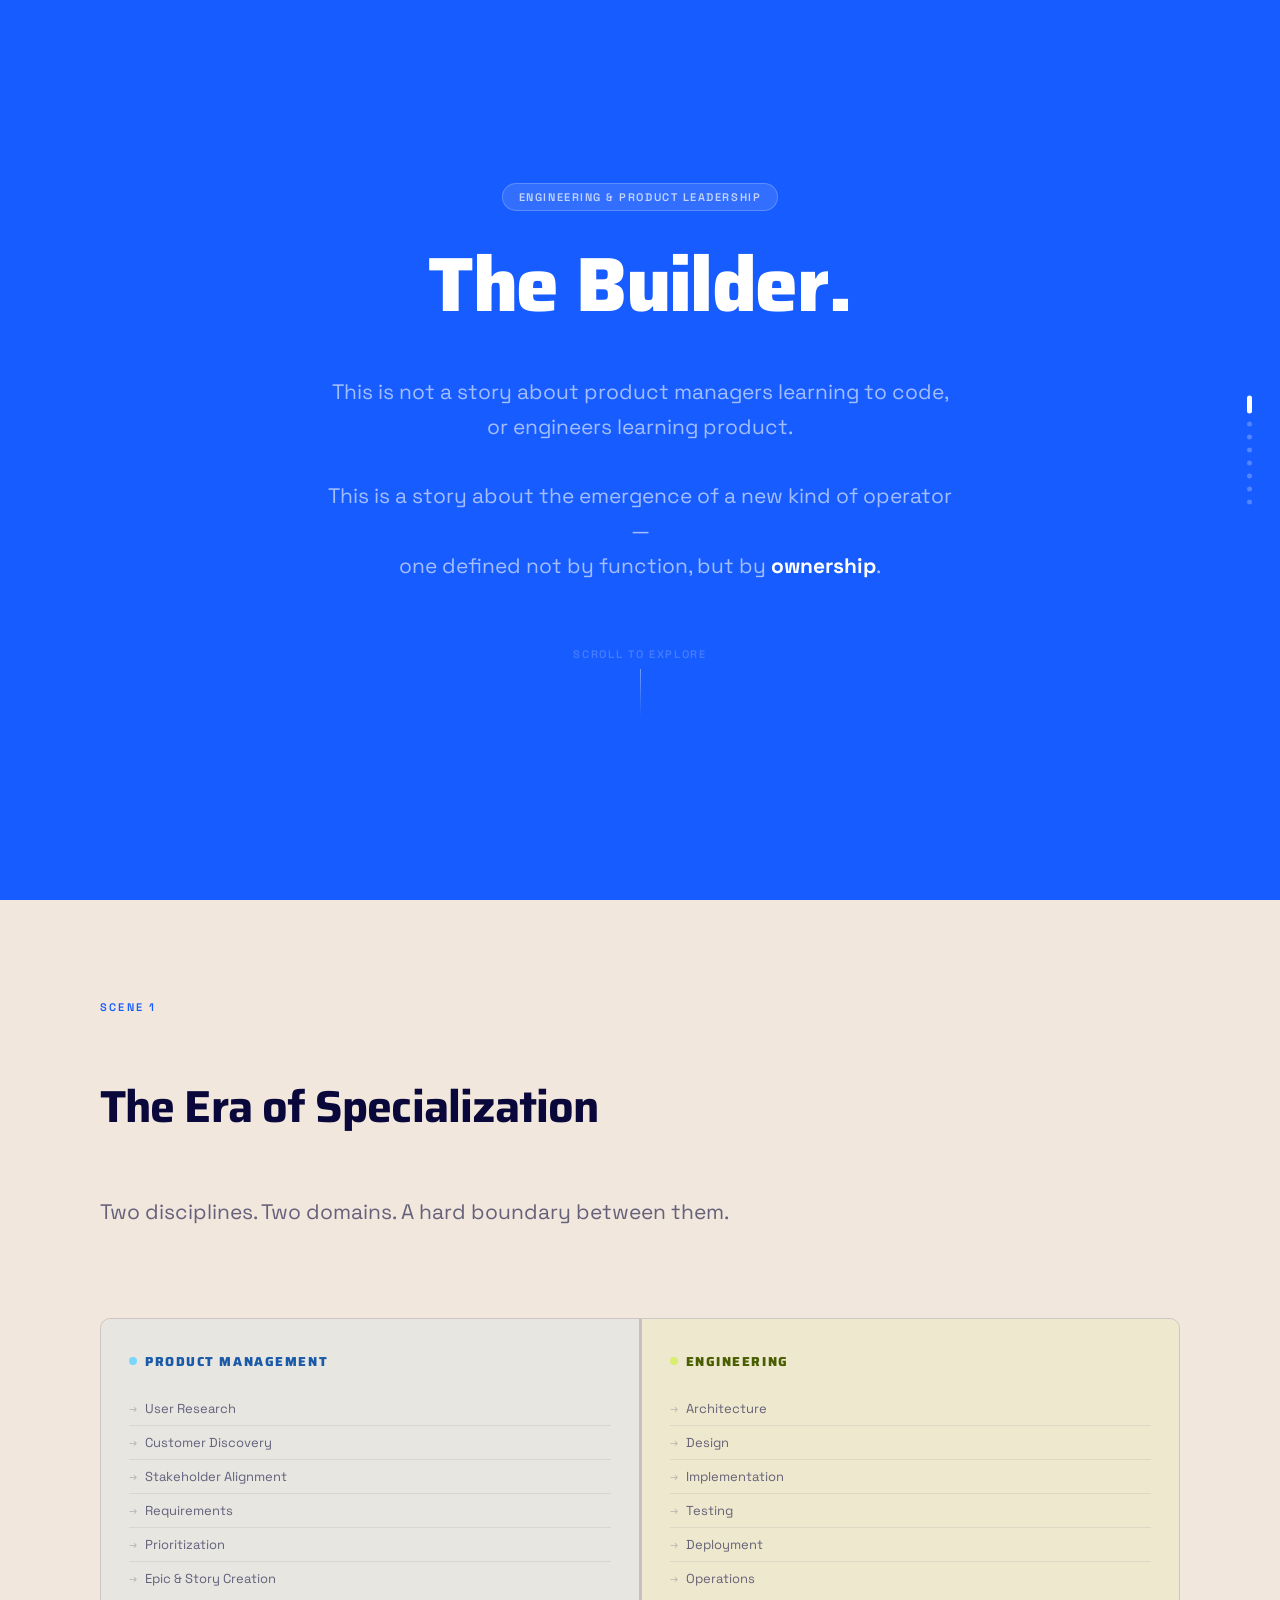
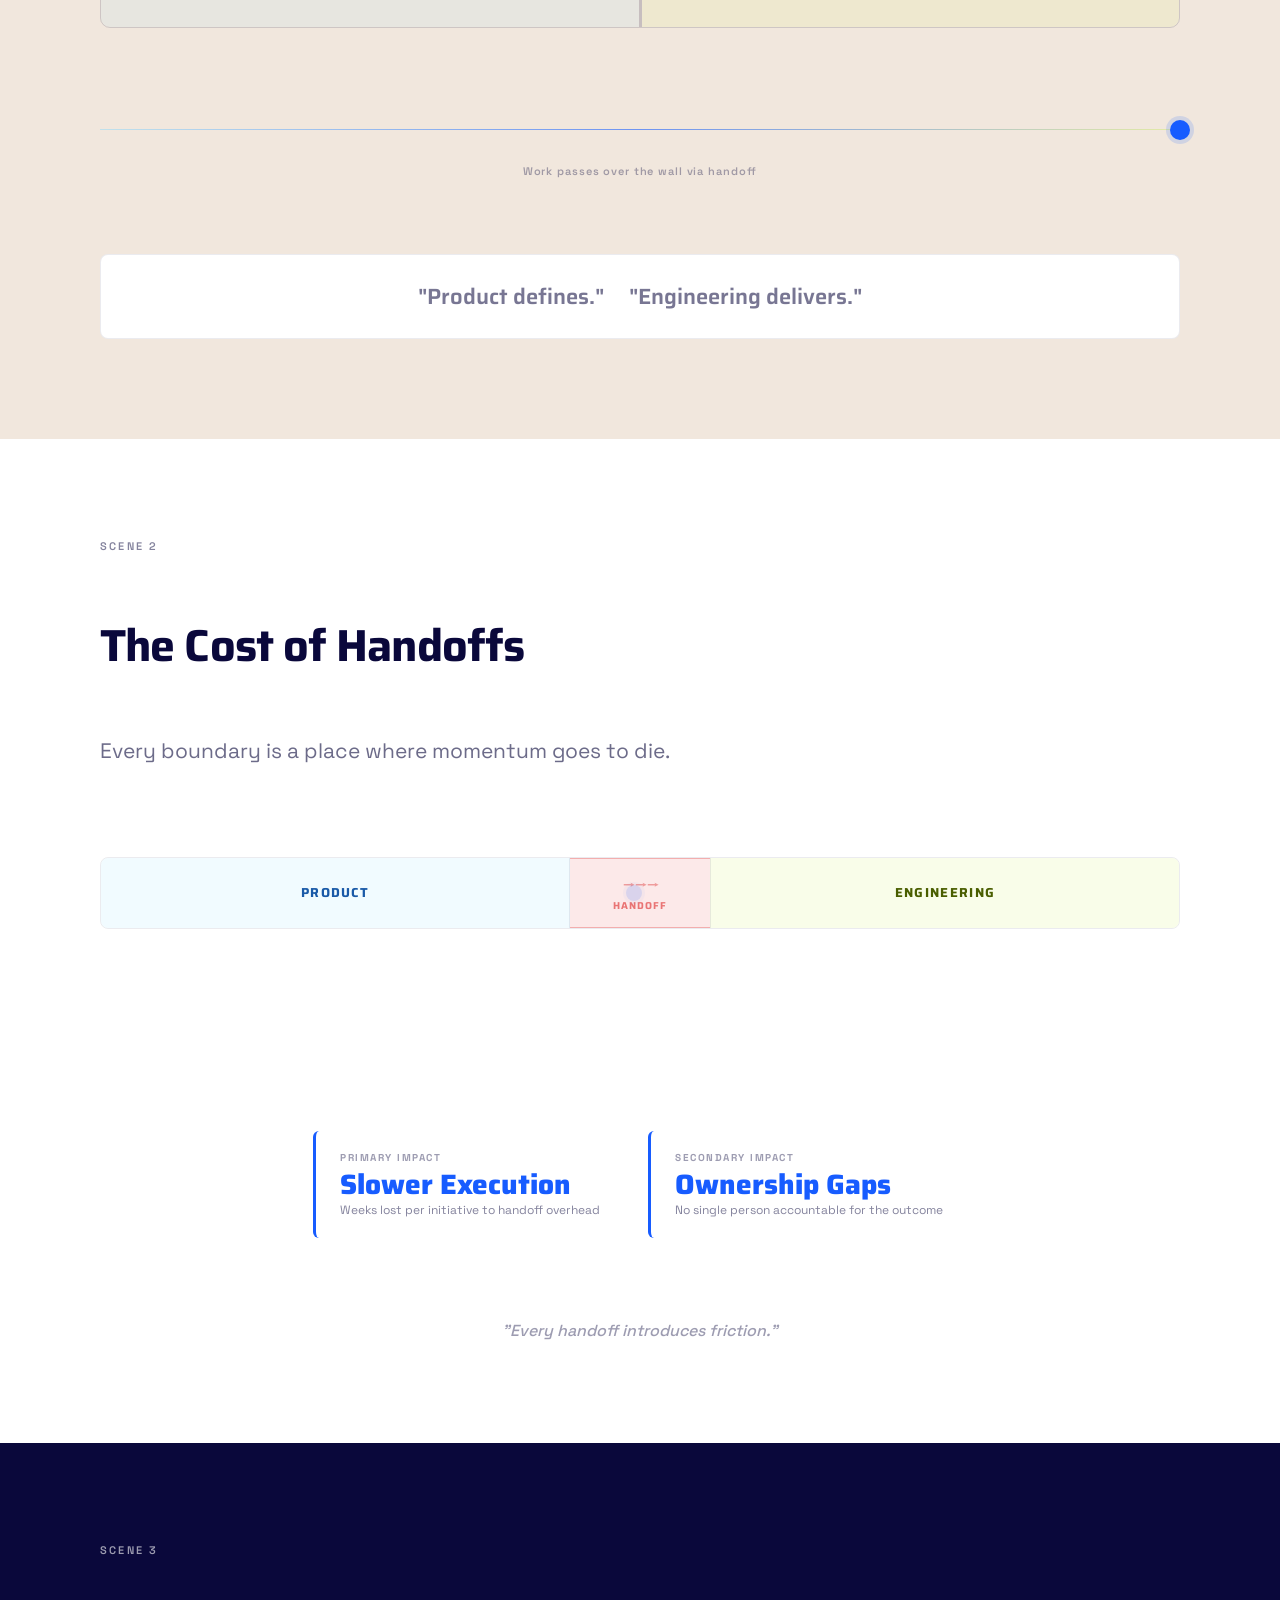
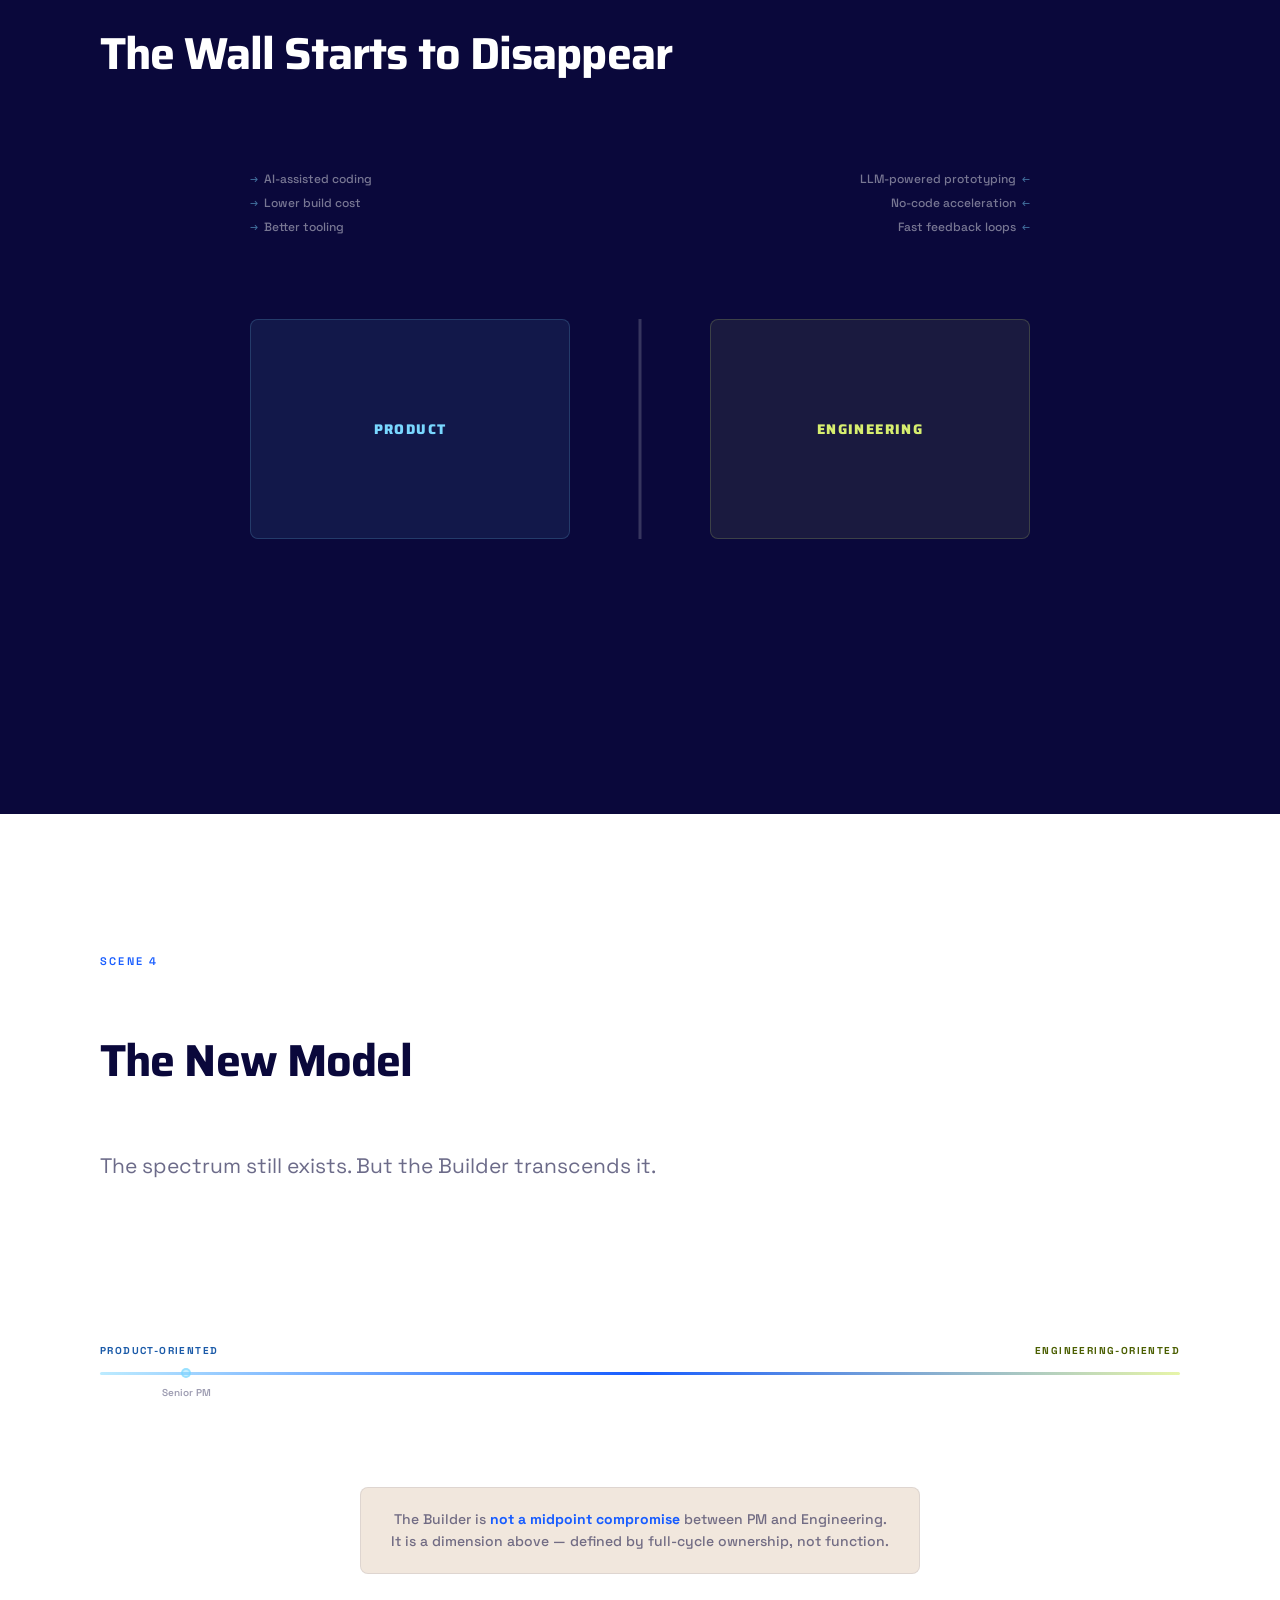
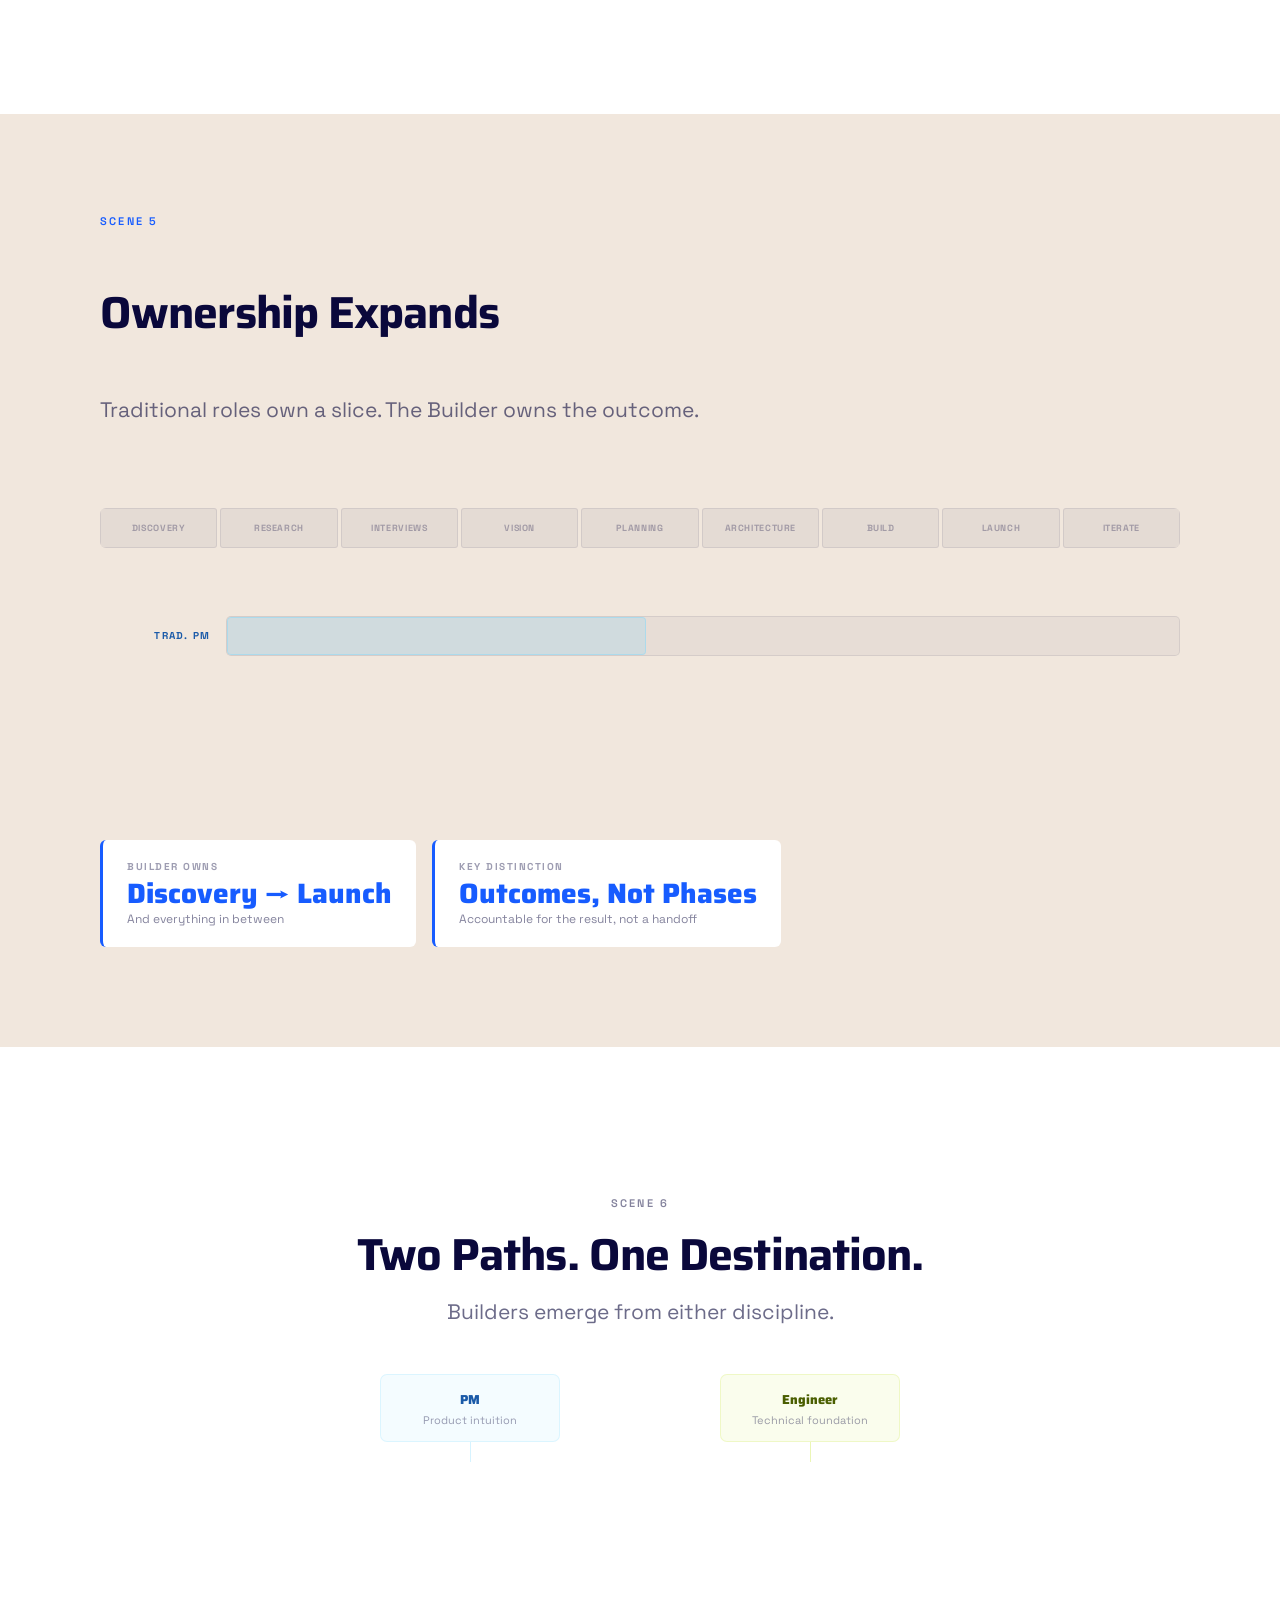
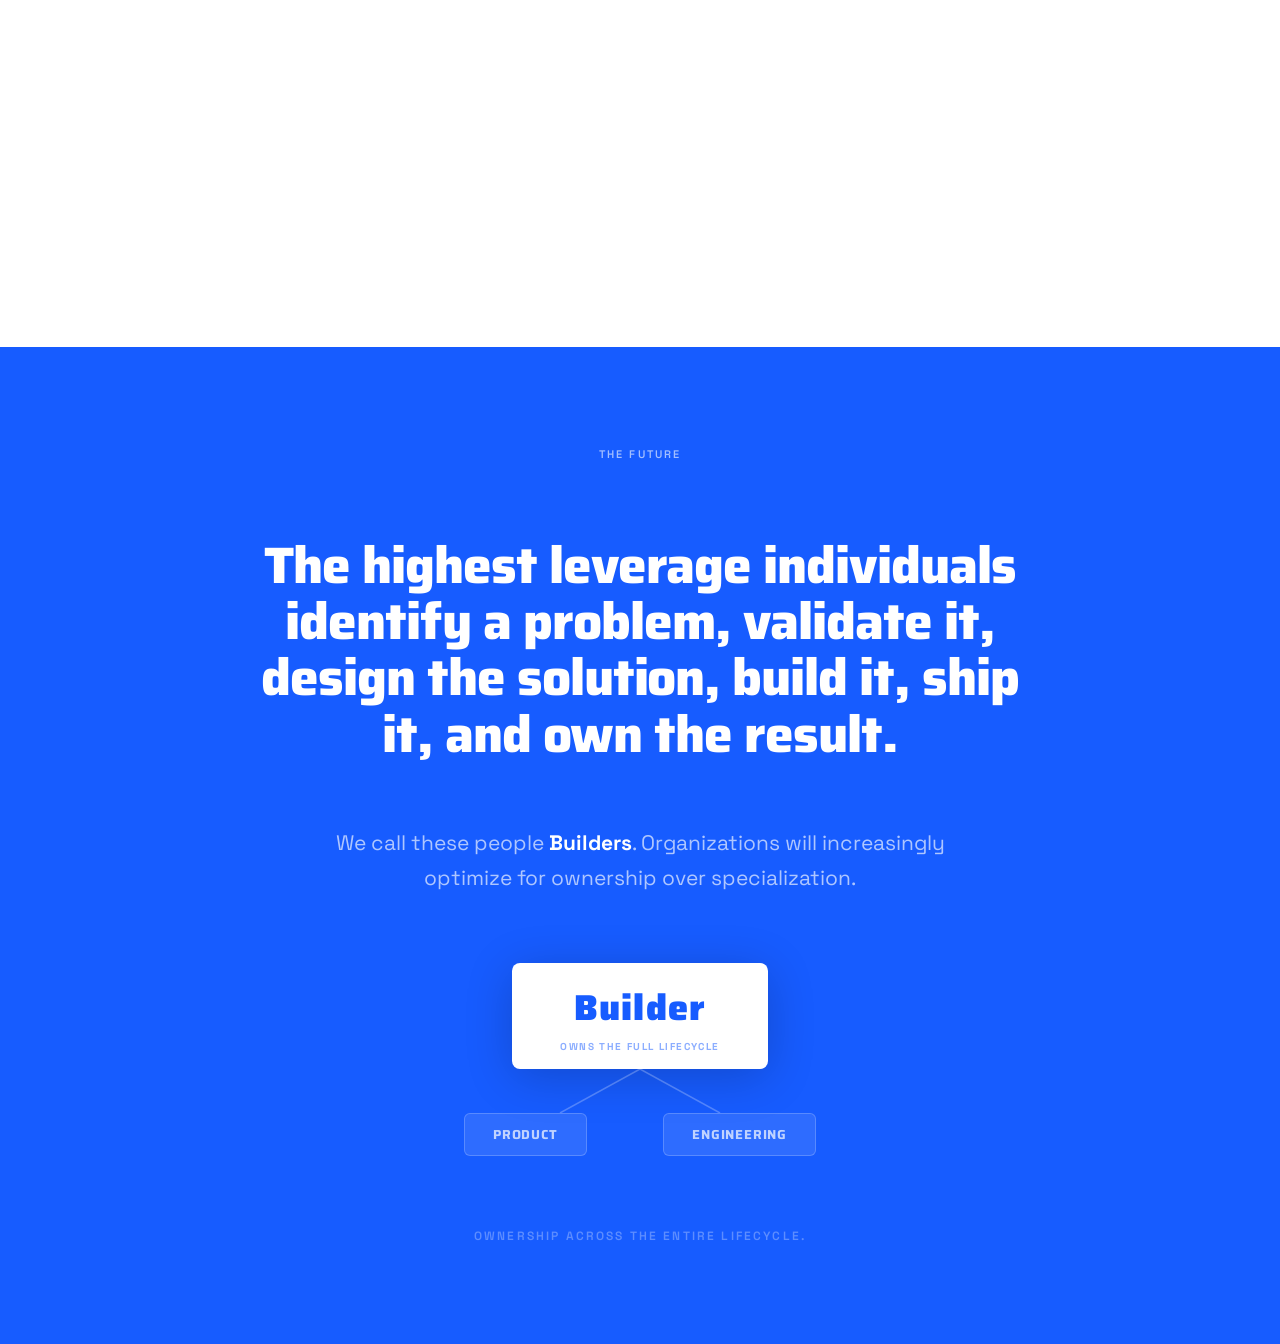
<file: builder-evolution.html>
<!DOCTYPE html>
<html lang="en">
<head>
<meta charset="UTF-8">
<meta name="viewport" content="width=device-width, initial-scale=1.0">
<title>The Builder — ShipBob Engineering & Product</title>
<link rel="preconnect" href="https://fonts.googleapis.com">
<link href="https://fonts.googleapis.com/css2?family=Saira:wght@300;400;500;600;700;800;900&family=Space+Grotesk:wght@300;400;500;600;700&display=swap" rel="stylesheet">
<style>
*,*::before,*::after{box-sizing:border-box;margin:0;padding:0}

/* ── Brand tokens ─────────────────────────────── */
:root {
  --cobalt:   #175CFF;
  --tan:      #F1E7DD;
  --navy:     #0A083B;
  --sky:      #79D7FF;
  --green:    #D7EE6F;
  --white:    #FFFFFF;
  --cobalt-12: rgba(23,92,255,0.12);
  --cobalt-20: rgba(23,92,255,0.20);
  --cobalt-06: rgba(23,92,255,0.06);
  --sky-15:   rgba(121,215,255,0.15);
  --sky-30:   rgba(121,215,255,0.30);
  --green-20: rgba(215,238,111,0.20);
  --green-40: rgba(215,238,111,0.40);
  --white-10: rgba(255,255,255,0.10);
  --white-20: rgba(255,255,255,0.20);
  --white-60: rgba(255,255,255,0.60);
  --navy-08:  rgba(10,8,59,0.08);
  --navy-15:  rgba(10,8,59,0.15);
  --ease:     cubic-bezier(0.16,1,0.3,1);
}

html { scroll-behavior: smooth; }
body {
  font-family: 'Space Grotesk', -apple-system, sans-serif;
  background: var(--tan);
  color: var(--navy);
  -webkit-font-smoothing: antialiased;
  overflow-x: hidden;
}


/* ── Crosshatch texture ───────────────────────── */
.xhatch::after {
  content: '';
  position: absolute;
  inset: 0;
  background-image:
    repeating-linear-gradient(45deg, rgba(23,92,255,0.03) 0,rgba(23,92,255,0.03) 1px, transparent 1px, transparent 9px),
    repeating-linear-gradient(-45deg,rgba(23,92,255,0.03) 0,rgba(23,92,255,0.03) 1px, transparent 1px, transparent 9px);
  pointer-events: none;
  z-index: 0;
}

/* ── Scroll reveal ───────────────────────────── */
.r {
  opacity: 0;
  transform: translateY(20px);
  transition: opacity 0.7s var(--ease), transform 0.7s var(--ease);
}
.r.on { opacity: 1; transform: translateY(0); }
.r[data-d="1"] { transition-delay: 0.10s; }
.r[data-d="2"] { transition-delay: 0.20s; }
.r[data-d="3"] { transition-delay: 0.30s; }
.r[data-d="4"] { transition-delay: 0.40s; }
.r[data-d="5"] { transition-delay: 0.50s; }
.r[data-d="6"] { transition-delay: 0.60s; }
.r[data-d="7"] { transition-delay: 0.70s; }
.r[data-d="8"] { transition-delay: 0.80s; }

/* ── Layout helpers ──────────────────────────── */
section {
  min-height: 100vh;
  display: flex;
  flex-direction: column;
  align-items: center;
  justify-content: center;
  padding: 100px 48px;
}
.inner {
  width: 100%;
  max-width: 1080px;
  margin: 0 auto;
}

/* ── Typography ──────────────────────────────── */
.eyebrow {
  font-family: 'Space Grotesk', sans-serif;
  font-size: 11px;
  font-weight: 600;
  letter-spacing: 0.2em;
  text-transform: uppercase;
  margin-bottom: 20px;
}
.eyebrow-cobalt { color: var(--cobalt); }
.eyebrow-white  { color: var(--white-60); }
.eyebrow-navy   { color: rgba(10,8,59,0.5); }

h1, h2 {
  font-family: 'Saira', sans-serif;
  letter-spacing: -0.02em;
  line-height: 1.1;
}
h1 { font-size: clamp(48px, 6vw, 88px); font-weight: 800; }
h2 { font-size: clamp(28px, 3.5vw, 52px); font-weight: 700; }

.lead {
  font-size: clamp(16px, 1.8vw, 21px);
  font-weight: 400;
  line-height: 1.65;
  max-width: 640px;
}
.caption-text {
  font-size: clamp(13px, 1.3vw, 16px);
  font-weight: 500;
  font-style: italic;
  line-height: 1.6;
}

/* ── Data callout card ───────────────────────── */
.callout {
  background: var(--white);
  border-left: 3px solid var(--cobalt);
  border-radius: 6px;
  padding: 20px 24px;
  display: inline-block;
}
.callout-label { font-size: 10px; font-weight: 700; letter-spacing: 0.15em; text-transform: uppercase; color: rgba(10,8,59,0.4); margin-bottom: 6px; }
.callout-value { font-family: 'Saira', sans-serif; font-size: clamp(18px,2.2vw,28px); font-weight: 800; color: var(--cobalt); line-height: 1; }
.callout-sub   { font-size: 12px; color: rgba(10,8,59,0.5); margin-top: 4px; }

/* ── Tag / chip ──────────────────────────────── */
.chip {
  display: inline-flex; align-items: center; gap: 6px;
  padding: 6px 14px;
  border-radius: 99px;
  font-size: 12px; font-weight: 600;
  border: 1px solid;
  letter-spacing: 0.02em;
}

/* ═══════════════════════════════════════════════
   SECTION 0 — HERO  (Cobalt)
═══════════════════════════════════════════════ */
#hero {
  background: var(--cobalt);
  color: var(--white);
  min-height: 100vh;
  text-align: center;
}
#hero .inner { display: flex; flex-direction: column; align-items: center; gap: 0; }
#hero h1 { color: var(--white); margin-bottom: 24px; }
#hero .lead { color: var(--white-60); margin: 0 auto; text-align: center; }
#hero .scroll-cue {
  margin-top: 64px;
  display: flex; flex-direction: column; align-items: center; gap: 8px;
  font-size: 11px; font-weight: 600; letter-spacing: 0.15em; text-transform: uppercase;
  color: var(--white-20);
}
.arrow-down {
  width: 1px; height: 48px;
  background: linear-gradient(to bottom, rgba(255,255,255,0.4), transparent);
  animation: arrowPulse 2s ease-in-out infinite;
}
@keyframes arrowPulse {
  0%,100%{opacity:0.3;transform:translateY(0)}
  50%{opacity:1;transform:translateY(6px)}
}
.hero-overline {
  display: flex; align-items: center; gap: 12px;
  margin-bottom: 32px;
}
.hero-pill {
  padding: 6px 16px; background: rgba(255,255,255,0.12);
  border: 1px solid rgba(255,255,255,0.2);
  border-radius: 99px;
  font-size: 11px; font-weight: 600; letter-spacing: 0.14em;
  text-transform: uppercase; color: rgba(255,255,255,0.7);
}

/* ═══════════════════════════════════════════════
   SECTION 1 — OLD WORLD  (Tan)
═══════════════════════════════════════════════ */
#old-world { background: var(--tan); }
#old-world .inner { display: flex; flex-direction: column; gap: 48px; }

.split-header {
  display: grid; grid-template-columns: 1fr auto 1fr; gap: 0;
  align-items: stretch;
  border: 1px solid var(--navy-15);
  border-radius: 10px;
  overflow: hidden;
}
.split-col {
  padding: 32px 28px;
}
.split-col-pm  { background: rgba(121,215,255,0.08); }
.split-col-eng { background: rgba(215,238,111,0.12); }
.split-wall {
  width: 3px;
  background: var(--navy);
  flex-shrink: 0;
  opacity: 0.18;
}
.split-col-head {
  font-family: 'Saira', sans-serif;
  font-size: 13px; font-weight: 800;
  letter-spacing: 0.12em; text-transform: uppercase;
  margin-bottom: 20px;
  display: flex; align-items: center; gap: 8px;
}
.col-head-dot {
  width: 8px; height: 8px; border-radius: 50%; flex-shrink: 0;
}
.split-col-pm  .col-head-dot { background: var(--sky); border: 1px solid rgba(121,215,255,0.6); }
.split-col-eng .col-head-dot { background: var(--green); border: 1px solid rgba(215,238,111,0.7); }
.split-col-pm  .split-col-head { color: #1A5AA8; }
.split-col-eng .split-col-head { color: #4A5E00; }

.split-item {
  font-size: 13px; font-weight: 400;
  color: rgba(10,8,59,0.6);
  padding: 8px 0;
  border-bottom: 1px solid rgba(10,8,59,0.07);
  display: flex; align-items: center; gap: 8px;
}
.split-item:last-child { border-bottom: none; }
.split-item::before { content: '→'; font-size: 10px; color: rgba(10,8,59,0.25); flex-shrink: 0; }

/* handoff token */
.handoff-row {
  display: flex; align-items: center; gap: 0;
  height: 52px;
  position: relative;
  overflow: visible;
}
.handoff-rail {
  flex: 1; height: 1px;
  background: linear-gradient(90deg, rgba(121,215,255,0.4) 0%, rgba(23,92,255,0.6) 50%, rgba(215,238,111,0.5) 100%);
  position: relative;
}
.handoff-dot {
  width: 20px; height: 20px;
  border-radius: 50%;
  background: var(--cobalt);
  box-shadow: 0 0 0 4px rgba(23,92,255,0.15);
  position: absolute; top: 50%;
  transform: translateY(-50%) translateX(-50%);
  left: 0;
  transition: left 2s var(--ease);
}
.handoff-dot.slide { left: 100%; }
.handoff-label {
  font-size: 11px; font-weight: 600; letter-spacing: 0.08em;
  color: rgba(10,8,59,0.35);
  text-align: center; margin-top: 8px;
}
.old-world-caption {
  text-align: center;
  padding: 24px 28px;
  background: var(--white);
  border-radius: 8px;
  border: 1px solid var(--navy-08);
}
.old-world-caption p {
  font-family: 'Saira', sans-serif;
  font-size: clamp(16px,2vw,22px);
  font-weight: 600;
  color: var(--navy);
  opacity: 0.55;
}

/* ═══════════════════════════════════════════════
   SECTION 2 — COST OF HANDOFFS  (White)
═══════════════════════════════════════════════ */
#handoffs { background: var(--white); }
#handoffs .inner { display: flex; flex-direction: column; gap: 48px; }

.pipeline-wrap { position: relative; }
.pipeline {
  display: grid;
  grid-template-columns: 1fr 140px 1fr;
  align-items: stretch;
  border-radius: 8px;
  overflow: hidden;
  border: 1px solid var(--navy-08);
  height: 72px;
}
.pipe-seg {
  display: flex; align-items: center; justify-content: center;
  font-family: 'Saira', sans-serif;
  font-size: 13px; font-weight: 700; letter-spacing: 0.1em; text-transform: uppercase;
}
.pipe-pm  { background: rgba(121,215,255,0.1); color: #1A5AA8; border-right: 1px solid var(--navy-08); }
.pipe-eng { background: rgba(215,238,111,0.15); color: #4A5E00; border-left: 1px solid var(--navy-08); }
.pipe-gap {
  background: rgba(220,38,38,0.05);
  border-top: 1px solid rgba(220,38,38,0.15);
  border-bottom: 1px solid rgba(220,38,38,0.15);
  display: flex; flex-direction: column; align-items: center; justify-content: center;
  gap: 3px;
  transition: background 0.5s ease;
  position: relative;
}
.pipe-gap.hot { background: rgba(220,38,38,0.10); border-color: rgba(220,38,38,0.3); }
.pipe-gap-label { font-size: 10px; font-weight: 700; letter-spacing: 0.1em; text-transform: uppercase; color: rgba(220,38,38,0.6); }
.pipe-gap-arrows { font-size: 14px; color: rgba(220,38,38,0.4); letter-spacing: -2px; }

/* stalled token */
.s2-token {
  position: absolute;
  width: 16px; height: 16px; border-radius: 50%;
  background: var(--cobalt);
  box-shadow: 0 0 0 3px rgba(23,92,255,0.2);
  top: 50%; transform: translateY(-50%);
  left: -16px;
  transition: left 1s var(--ease);
  z-index: 10;
}
.s2-token.p1 { left: calc(50% - 70px); }
.s2-token.p2 { left: calc(50% - 16px); transition: left 5s cubic-bezier(0.9,0,1,1), opacity 2s ease; opacity: 0.15; }

/* friction chips */
.friction-grid {
  display: flex; flex-wrap: wrap; gap: 10px;
  justify-content: center;
}
.fchip {
  padding: 8px 18px;
  background: rgba(220,38,38,0.05);
  border: 1px solid rgba(220,38,38,0.15);
  border-radius: 99px;
  font-size: 12px; font-weight: 600;
  color: rgba(180,20,20,0.7);
  opacity: 0; transform: scale(0.9);
  transition: opacity 0.4s var(--ease), transform 0.4s var(--ease);
}
.fchip.on { opacity: 1; transform: scale(1); }

.handoffs-callout {
  display: flex; gap: 24px; flex-wrap: wrap; justify-content: center;
}

/* ═══════════════════════════════════════════════
   SECTION 3 — THE SHIFT  (Navy)
═══════════════════════════════════════════════ */
#shift {
  background: var(--navy);
  color: var(--white);
}
#shift .inner { display: flex; flex-direction: column; gap: 52px; }

.dissolve-stage {
  position: relative;
  height: 220px;
  width: 100%;
  max-width: 780px;
  margin: 0 auto;
}
.d-col {
  position: absolute; top: 0;
  width: 320px; height: 100%;
  border-radius: 8px;
  display: flex; align-items: center; justify-content: center;
  flex-direction: column; gap: 10px;
  font-family: 'Saira', sans-serif;
  font-size: 14px; font-weight: 800;
  letter-spacing: 0.1em; text-transform: uppercase;
  transition: all 1.8s var(--ease);
}
.d-col-pm  { left: 0; background: rgba(121,215,255,0.08); border: 1px solid rgba(121,215,255,0.18); color: var(--sky); }
.d-col-eng { right: 0; background: rgba(215,238,111,0.08); border: 1px solid rgba(215,238,111,0.18); color: var(--green); }
.d-wall {
  position: absolute; left: 50%; top: 0;
  transform: translateX(-50%);
  width: 3px; height: 100%;
  background: rgba(255,255,255,0.18);
  transition: all 1.6s ease;
}
.d-wall.gone { opacity: 0; width: 0; }
.d-col-pm.merge  { left: 80px; opacity: 0.6; }
.d-col-eng.merge { right: 80px; opacity: 0.6; }

/* force pills */
.forces-row {
  display: flex; justify-content: space-between; align-items: flex-start;
  max-width: 780px; margin: 0 auto; width: 100%;
  opacity: 0; transition: opacity 0.6s ease;
}
.forces-row.on { opacity: 1; }
.force-list { display: flex; flex-direction: column; gap: 8px; }
.force-item {
  font-size: 12px; font-weight: 500;
  color: rgba(255,255,255,0.45);
  display: flex; align-items: center; gap: 6px;
}
.force-item.right { flex-direction: row-reverse; }
.force-arrow { color: rgba(121,215,255,0.5); font-size: 10px; }

.shift-quote {
  text-align: center;
  font-family: 'Saira', sans-serif;
  font-size: clamp(18px,2.5vw,32px);
  font-weight: 700;
  color: rgba(255,255,255,0.5);
  line-height: 1.3;
  opacity: 0; transition: opacity 0.8s ease;
  max-width: 680px; margin: 0 auto;
}
.shift-quote.on { opacity: 1; }
.shift-quote em { color: var(--white); font-style: normal; }

/* ═══════════════════════════════════════════════
   SECTION 4 — THE SPECTRUM  (White)
═══════════════════════════════════════════════ */
#spectrum { background: var(--white); }
#spectrum .inner { display: flex; flex-direction: column; gap: 48px; }

.spectrum-stage {
  position: relative;
  padding-top: 100px; /* room for elevated builder */
  width: 100%;
}

/* Builder elevated box */
.builder-elevated {
  position: absolute; top: 0; left: 50%;
  transform: translateX(-50%);
  display: flex; flex-direction: column; align-items: center; gap: 0;
  opacity: 0; transition: opacity 0.7s var(--ease);
  z-index: 10;
}
.builder-elevated.on { opacity: 1; }
.builder-elevated-badge {
  background: var(--cobalt);
  color: var(--white);
  padding: 12px 32px; border-radius: 7px;
  font-family: 'Saira', sans-serif;
  font-size: 16px; font-weight: 800; letter-spacing: 0.06em;
  text-align: center;
  box-shadow: 0 8px 32px rgba(23,92,255,0.25);
}
.builder-elevated-sub {
  font-size: 10px; font-weight: 600;
  letter-spacing: 0.12em; text-transform: uppercase;
  color: rgba(23,92,255,0.5); margin-top: 4px;
}
.builder-stem {
  width: 1px; height: 36px;
  background: linear-gradient(to bottom, rgba(23,92,255,0.4), transparent);
}

/* Spectrum bar */
.spectrum-bar-wrap {
  position: relative; margin: 0 0 64px;
}
.spectrum-bar {
  height: 3px;
  background: linear-gradient(90deg, rgba(121,215,255,0.5) 0%, var(--cobalt) 50%, rgba(215,238,111,0.6) 100%);
  border-radius: 2px;
  opacity: 0; transition: opacity 0.7s ease;
}
.spectrum-bar.on { opacity: 1; }
.spec-label {
  position: absolute; top: -28px;
  font-size: 10px; font-weight: 700; letter-spacing: 0.14em; text-transform: uppercase;
}
.spec-label.l { left: 0; color: #1A5AA8; }
.spec-label.r { right: 0; color: #4A5E00; }

/* Persona dots */
.persona {
  position: absolute; top: 50%;
  transform: translate(-50%, -50%);
  display: flex; flex-direction: column; align-items: center;
  opacity: 0; transition: opacity 0.5s ease;
}
.persona.on { opacity: 1; }
.persona-dot {
  width: 10px; height: 10px; border-radius: 50%;
  border: 2px solid;
}
.persona-label {
  position: absolute; top: 18px;
  font-size: 10px; font-weight: 600;
  color: rgba(10,8,59,0.4);
  white-space: nowrap;
  left: 50%; transform: translateX(-50%);
}

/* Spectrum note */
.spectrum-insight {
  display: flex; justify-content: center;
}
.insight-card {
  background: var(--tan);
  border-radius: 8px;
  padding: 20px 28px;
  max-width: 560px;
  text-align: center;
  border: 1px solid var(--navy-08);
}
.insight-card p {
  font-size: 14px; font-weight: 500;
  color: rgba(10,8,59,0.55);
  line-height: 1.6;
}
.insight-card strong { color: var(--cobalt); font-weight: 700; }

/* ═══════════════════════════════════════════════
   SECTION 5 — LIFECYCLE  (Tan)
═══════════════════════════════════════════════ */
#lifecycle { background: var(--tan); }
#lifecycle .inner { display: flex; flex-direction: column; gap: 40px; }

/* Phase track */
.phase-track {
  display: flex; gap: 3px;
  border-radius: 6px; overflow: hidden;
}
.phase {
  flex: 1; height: 40px;
  display: flex; align-items: center; justify-content: center;
  font-size: 9px; font-weight: 700; letter-spacing: 0.07em; text-transform: uppercase;
  background: rgba(10,8,59,0.05);
  color: rgba(10,8,59,0.3);
  border: 1px solid rgba(10,8,59,0.08);
  border-radius: 3px;
  white-space: nowrap; overflow: hidden;
}

/* Ownership rows */
.own-section { display: flex; flex-direction: column; gap: 14px; }
.own-row {
  display: grid; grid-template-columns: 110px 1fr;
  align-items: center; gap: 16px;
  opacity: 0; transform: translateY(8px);
  transition: opacity 0.6s var(--ease), transform 0.6s var(--ease);
}
.own-row.on { opacity: 1; transform: translateY(0); }
.own-row-label {
  font-size: 10px; font-weight: 700; letter-spacing: 0.12em;
  text-transform: uppercase; text-align: right;
}
.own-bar-track {
  height: 40px; border-radius: 5px;
  background: rgba(10,8,59,0.04);
  border: 1px solid rgba(10,8,59,0.08);
  position: relative; overflow: hidden;
}
.own-bar-fill {
  position: absolute; top: 0; height: 100%;
  border-radius: 4px; width: 0;
  transition: width 1.4s var(--ease);
  display: flex; align-items: center;
  font-size: 10px; font-weight: 700; letter-spacing: 0.06em;
}
.own-bar-fill.from-right { left: auto; right: 0; justify-content: flex-end; padding-right: 12px; }
.own-bar-fill.from-left  { left: 0; padding-left: 12px; }

/* PM fill */
.fill-pm { background: rgba(121,215,255,0.2); border: 1px solid rgba(121,215,255,0.4); color: #1A5AA8; }
/* Eng fill */
.fill-eng { background: rgba(215,238,111,0.25); border: 1px solid rgba(215,238,111,0.5); color: #4A5E00; }
/* Builder fill */
.fill-builder { background: var(--cobalt); color: var(--white); box-shadow: 0 4px 20px rgba(23,92,255,0.25); }

.lifecycle-callouts {
  display: flex; gap: 16px; flex-wrap: wrap;
}

/* ═══════════════════════════════════════════════
   SECTION 6 — TWO PATHS  (White)
═══════════════════════════════════════════════ */
#paths { background: var(--white); }
#paths .inner { display: flex; flex-direction: column; gap: 0; align-items: center; }

.paths-grid {
  display: grid;
  grid-template-columns: 1fr 60px 1fr;
  width: 100%; max-width: 700px;
  margin-bottom: 0;
  gap: 0;
}
.path-col { display: flex; flex-direction: column; align-items: center; }
.path-center { display: flex; flex-direction: column; align-items: center; }

.pn { /* path node */
  width: 180px; max-width: 100%;
  padding: 14px 18px;
  border-radius: 7px;
  text-align: center;
  opacity: 0; transform: translateY(-8px);
  transition: opacity 0.5s var(--ease), transform 0.5s var(--ease);
}
.pn.on { opacity: 1; transform: translateY(0); }
.pn-pm  { background: rgba(121,215,255,0.08); border: 1px solid rgba(121,215,255,0.2); }
.pn-eng { background: rgba(215,238,111,0.12); border: 1px solid rgba(215,238,111,0.3); }
.pn-dim { border-style: dashed !important; opacity: 0 !important; }
.pn-dim.on { opacity: 0.5 !important; }
.pn-title { font-family:'Saira',sans-serif; font-size: 13px; font-weight: 800; }
.pn-pm  .pn-title { color: #1A5AA8; }
.pn-eng .pn-title { color: #4A5E00; }
.pn-sub  { font-size: 11px; color: rgba(10,8,59,0.4); margin-top: 3px; }

.path-arrow-v {
  width: 1px; height: 20px;
  opacity: 0; transition: opacity 0.4s ease;
}
.path-arrow-v.on { opacity: 1; }
.arrow-pm  { background: rgba(121,215,255,0.3); }
.arrow-eng { background: rgba(215,238,111,0.5); }

/* convergence */
.convergence {
  display: flex; flex-direction: column; align-items: center;
  width: 100%; max-width: 700px;
  opacity: 0; transition: opacity 0.7s var(--ease);
}
.convergence.on { opacity: 1; }
.conv-lines svg { display: block; }
.builder-node {
  background: var(--cobalt);
  color: var(--white);
  border-radius: 8px;
  padding: 18px 40px;
  text-align: center;
  box-shadow: 0 8px 40px rgba(23,92,255,0.2);
}
.builder-node-title {
  font-family: 'Saira', sans-serif;
  font-size: 22px; font-weight: 900; letter-spacing: 0.04em;
}
.builder-node-sub { font-size: 11px; color: rgba(255,255,255,0.6); margin-top: 4px; letter-spacing: 0.08em; }

.paths-caption {
  margin-top: 32px;
  font-size: 15px; font-weight: 500; font-style: italic;
  color: rgba(10,8,59,0.4); text-align: center;
  opacity: 0; transition: opacity 0.7s ease;
}
.paths-caption.on { opacity: 1; }

/* ═══════════════════════════════════════════════
   SECTION 7 — THE FUTURE  (Cobalt)
═══════════════════════════════════════════════ */
#future {
  background: var(--cobalt);
  color: var(--white);
}
#future .inner { display: flex; flex-direction: column; gap: 56px; align-items: center; text-align: center; }

#future .lead { color: rgba(255,255,255,0.65); margin: 0 auto; }
#future .lead em { color: var(--white); font-style: normal; font-weight: 600; }
#future .lead strong { color: var(--white); font-weight: 800; }

/* hierarchy diagram */
.hierarchy {
  display: flex; flex-direction: column; align-items: center; gap: 0;
  opacity: 0; transition: opacity 0.7s var(--ease);
}
.hierarchy.on { opacity: 1; }

.hier-builder {
  background: var(--white);
  border-radius: 8px;
  padding: 16px 48px;
  text-align: center;
  box-shadow: 0 8px 48px rgba(0,0,0,0.2);
}
.hier-builder-title {
  font-family: 'Saira', sans-serif;
  font-size: clamp(22px,3vw,36px); font-weight: 900;
  color: var(--cobalt); letter-spacing: 0.03em;
}
.hier-builder-label {
  font-size: 10px; font-weight: 700; letter-spacing: 0.14em;
  text-transform: uppercase; color: rgba(23,92,255,0.5);
  margin-top: 4px;
}

.hier-tree svg { display: block; margin: 0 auto; }

.hier-peers {
  display: flex; gap: clamp(32px,6vw,80px);
}
.hier-peer {
  padding: 10px 28px; border-radius: 6px;
  font-family: 'Saira', sans-serif;
  font-size: 13px; font-weight: 700; letter-spacing: 0.06em;
  text-transform: uppercase;
}
.hier-peer-pm  { background: rgba(255,255,255,0.1); border: 1px solid rgba(255,255,255,0.2); color: rgba(255,255,255,0.7); }
.hier-peer-eng { background: rgba(255,255,255,0.1); border: 1px solid rgba(255,255,255,0.2); color: rgba(255,255,255,0.7); }

.final-statement {
  font-family: 'Saira', sans-serif;
  font-size: clamp(28px,4vw,52px);
  font-weight: 800; letter-spacing: -0.02em;
  line-height: 1.1; color: var(--white);
  max-width: 760px; margin: 0 auto;
}
.final-tagline {
  font-size: 12px; font-weight: 600;
  letter-spacing: 0.18em; text-transform: uppercase;
  color: rgba(255,255,255,0.3);
  margin-top: 16px;
}

/* ── Nav dots (fixed) ─────────────────────────── */
.site-nav {
  position: fixed; right: 28px; top: 50%;
  transform: translateY(-50%);
  display: flex; flex-direction: column; gap: 8px;
  z-index: 500;
}
.snav-dot {
  width: 5px; height: 5px; border-radius: 50%;
  background: rgba(10,8,59,0.2);
  cursor: pointer;
  transition: all 0.3s ease;
}
.snav-dot.active { background: var(--cobalt); height: 18px; border-radius: 2.5px; }

/* on cobalt/navy, dots are white */
.site-nav.light .snav-dot { background: rgba(255,255,255,0.25); }
.site-nav.light .snav-dot.active { background: var(--white); }

/* ── Responsive ──────────────────────────────── */
@media (max-width: 700px) {
  section { padding: 80px 24px; }
  .split-header { grid-template-columns: 1fr; }
  .split-wall { display: none; }
  .pipeline { grid-template-columns: 1fr; height: auto; }
  .pipe-gap { height: 48px; }
  .paths-grid { grid-template-columns: 1fr; gap: 0; }
  .path-center { display: none; }
  .own-row { grid-template-columns: 80px 1fr; }
}
</style>
</head>
<body>

<!-- ── Fixed nav dots ── -->
<nav class="site-nav" id="sitenav">
  <div class="snav-dot active" data-target="hero"      title="Intro"></div>
  <div class="snav-dot"       data-target="old-world"  title="Old World"></div>
  <div class="snav-dot"       data-target="handoffs"   title="Handoffs"></div>
  <div class="snav-dot"       data-target="shift"      title="The Shift"></div>
  <div class="snav-dot"       data-target="spectrum"   title="Spectrum"></div>
  <div class="snav-dot"       data-target="lifecycle"  title="Lifecycle"></div>
  <div class="snav-dot"       data-target="paths"      title="Paths"></div>
  <div class="snav-dot"       data-target="future"     title="Future"></div>
</nav>

<!-- ════════════════════════════════════════════
     HERO
════════════════════════════════════════════ -->
<section id="hero">
  <div class="inner">
    <div class="hero-overline r">
      <div class="hero-pill">Engineering &amp; Product Leadership</div>
    </div>
    <h1 class="r" data-d="1">The Builder.</h1>
    <p class="lead r" data-d="2" style="margin-top:24px;">
      This is not a story about product managers learning to code,<br>
      or engineers learning product.<br><br>
      This is a story about the emergence of a new kind of operator —<br>
      one defined not by function, but by <strong style="color:var(--white);font-weight:700;">ownership</strong>.
    </p>
    <div class="scroll-cue r" data-d="4">
      <span>Scroll to explore</span>
      <div class="arrow-down"></div>
    </div>
  </div>
</section>

<!-- ════════════════════════════════════════════
     OLD WORLD
════════════════════════════════════════════ -->
<section id="old-world">
  <div class="inner">
    <p class="eyebrow eyebrow-cobalt r">Scene 1</p>
    <h2 class="r" data-d="1">The Era of Specialization</h2>
    <p class="lead r" data-d="2" style="margin-top:16px;margin-bottom:40px;color:rgba(10,8,59,0.6);">
      Two disciplines. Two domains. A hard boundary between them.
    </p>

    <div class="split-header r" data-d="2" id="s1-split">
      <div class="split-col split-col-pm">
        <div class="split-col-head"><div class="col-head-dot"></div>Product Management</div>
        <div class="split-item r" data-d="2">User Research</div>
        <div class="split-item r" data-d="3">Customer Discovery</div>
        <div class="split-item r" data-d="3">Stakeholder Alignment</div>
        <div class="split-item r" data-d="4">Requirements</div>
        <div class="split-item r" data-d="4">Prioritization</div>
        <div class="split-item r" data-d="5">Epic &amp; Story Creation</div>
      </div>
      <div class="split-wall"></div>
      <div class="split-col split-col-eng">
        <div class="split-col-head"><div class="col-head-dot"></div>Engineering</div>
        <div class="split-item r" data-d="2">Architecture</div>
        <div class="split-item r" data-d="3">Design</div>
        <div class="split-item r" data-d="3">Implementation</div>
        <div class="split-item r" data-d="4">Testing</div>
        <div class="split-item r" data-d="4">Deployment</div>
        <div class="split-item r" data-d="5">Operations</div>
      </div>
    </div>

    <!-- handoff token rail -->
    <div style="margin-top:28px;" class="r" data-d="5">
      <div class="handoff-row" id="s1-handoff">
        <div class="handoff-rail">
          <div class="handoff-dot" id="s1-dot"></div>
        </div>
      </div>
      <p class="handoff-label">Work passes over the wall via handoff</p>
    </div>

    <div class="old-world-caption r" data-d="6" style="margin-top:28px;">
      <p>"Product defines." &nbsp;&nbsp;&nbsp; "Engineering delivers."</p>
    </div>
  </div>
</section>

<!-- ════════════════════════════════════════════
     COST OF HANDOFFS
════════════════════════════════════════════ -->
<section id="handoffs">
  <div class="inner">
    <p class="eyebrow eyebrow-navy r">Scene 2</p>
    <h2 class="r" data-d="1">The Cost of Handoffs</h2>
    <p class="lead r" data-d="2" style="margin-top:16px;margin-bottom:40px;color:rgba(10,8,59,0.6);">
      Every boundary is a place where momentum goes to die.
    </p>

    <div class="pipeline-wrap r" data-d="2">
      <div class="pipeline" id="s2-pipeline">
        <div class="pipe-seg pipe-pm">Product</div>
        <div class="pipe-seg pipe-gap" id="s2-gap">
          <div class="pipe-gap-arrows">→ → →</div>
          <div class="pipe-gap-label">Handoff</div>
        </div>
        <div class="pipe-seg pipe-eng">Engineering</div>
        <div class="s2-token" id="s2-tok"></div>
      </div>
    </div>

    <div class="friction-grid r" data-d="3" style="margin-top:28px;" id="s2-frictions">
      <div class="fchip" data-d="0">Waiting</div>
      <div class="fchip" data-d="1">Context Loss</div>
      <div class="fchip" data-d="2">Clarification Loops</div>
      <div class="fchip" data-d="3">Rework</div>
      <div class="fchip" data-d="4">Misalignment</div>
    </div>

    <div class="handoffs-callout r" data-d="5" style="margin-top:44px;">
      <div class="callout">
        <div class="callout-label">Primary Impact</div>
        <div class="callout-value">Slower Execution</div>
        <div class="callout-sub">Weeks lost per initiative to handoff overhead</div>
      </div>
      <div class="callout">
        <div class="callout-label">Secondary Impact</div>
        <div class="callout-value">Ownership Gaps</div>
        <div class="callout-sub">No single person accountable for the outcome</div>
      </div>
    </div>

    <p class="caption-text r" data-d="6" style="margin-top:32px;text-align:center;color:rgba(10,8,59,0.4);">
      "Every handoff introduces friction."
    </p>
  </div>
</section>

<!-- ════════════════════════════════════════════
     THE SHIFT
════════════════════════════════════════════ -->
<section id="shift" class="on-navy">
  <div class="inner">
    <p class="eyebrow eyebrow-white r">Scene 3</p>
    <h2 class="r" data-d="1" style="color:var(--white);">The Wall Starts to Disappear</h2>

    <div class="forces-row" id="s3-forces" style="margin-top:40px;">
      <div class="force-list">
        <div class="force-item"><span class="force-arrow">→</span>AI-assisted coding</div>
        <div class="force-item"><span class="force-arrow">→</span>Lower build cost</div>
        <div class="force-item"><span class="force-arrow">→</span>Better tooling</div>
      </div>
      <div class="force-list" style="text-align:right;">
        <div class="force-item right"><span class="force-arrow">←</span>LLM-powered prototyping</div>
        <div class="force-item right"><span class="force-arrow">←</span>No-code acceleration</div>
        <div class="force-item right"><span class="force-arrow">←</span>Fast feedback loops</div>
      </div>
    </div>

    <div class="dissolve-stage" id="s3-stage" style="margin-top:32px;">
      <div class="d-col d-col-pm" id="s3-pm">Product</div>
      <div class="d-wall" id="s3-wall"></div>
      <div class="d-col d-col-eng" id="s3-eng">Engineering</div>
    </div>

    <div class="shift-quote" id="s3-quote" style="margin-top:40px;">
      The bottleneck shifts from <em>execution</em> to <em>ownership</em>.
    </div>
  </div>
</section>

<!-- ════════════════════════════════════════════
     THE SPECTRUM
════════════════════════════════════════════ -->
<section id="spectrum">
  <div class="inner">
    <p class="eyebrow eyebrow-cobalt r">Scene 4</p>
    <h2 class="r" data-d="1">The New Model</h2>
    <p class="lead r" data-d="2" style="margin-top:16px;margin-bottom:40px;color:rgba(10,8,59,0.6);">
      The spectrum still exists. But the Builder transcends it.
    </p>

    <div class="spectrum-stage r" data-d="3">
      <!-- Elevated builder -->
      <div class="builder-elevated" id="s4-elevated">
        <div class="builder-elevated-badge">Builder</div>
        <div class="builder-elevated-sub">End-to-end ownership</div>
        <div class="builder-stem"></div>
      </div>

      <!-- Spectrum bar -->
      <div class="spectrum-bar-wrap">
        <span class="spec-label l">Product-Oriented</span>
        <span class="spec-label r">Engineering-Oriented</span>
        <div class="spectrum-bar" id="s4-bar">
          <div class="persona" style="left:8%" id="sp1">
            <div class="persona-dot" style="background:rgba(121,215,255,0.4);border-color:rgba(121,215,255,0.6)"></div>
            <span class="persona-label">Senior PM</span>
          </div>
          <div class="persona" style="left:26%" id="sp2">
            <div class="persona-dot" style="background:rgba(121,215,255,0.25);border-color:rgba(121,215,255,0.4)"></div>
            <span class="persona-label">Director Product</span>
          </div>
          <div class="persona" style="left:50%" id="sp3">
            <div class="persona-dot" style="background:rgba(23,92,255,0.2);border-color:rgba(23,92,255,0.3);width:13px;height:13px;"></div>
            <span class="persona-label" style="color:rgba(23,92,255,0.35);font-style:italic;">↑ elevated</span>
          </div>
          <div class="persona" style="left:73%" id="sp4">
            <div class="persona-dot" style="background:rgba(215,238,111,0.4);border-color:rgba(181,200,60,0.5)"></div>
            <span class="persona-label">Staff Engineer</span>
          </div>
          <div class="persona" style="left:91%" id="sp5">
            <div class="persona-dot" style="background:rgba(215,238,111,0.5);border-color:rgba(181,200,60,0.6)"></div>
            <span class="persona-label">Principal Eng.</span>
          </div>
        </div>
      </div>
    </div>

    <div class="spectrum-insight r" data-d="5">
      <div class="insight-card">
        <p>The Builder is <strong>not a midpoint compromise</strong> between PM and Engineering. It is a dimension above — defined by full-cycle ownership, not function.</p>
      </div>
    </div>
  </div>
</section>

<!-- ════════════════════════════════════════════
     LIFECYCLE
════════════════════════════════════════════ -->
<section id="lifecycle">
  <div class="inner">
    <p class="eyebrow eyebrow-cobalt r">Scene 5</p>
    <h2 class="r" data-d="1">Ownership Expands</h2>
    <p class="lead r" data-d="2" style="margin-top:16px;margin-bottom:40px;color:rgba(10,8,59,0.6);">
      Traditional roles own a slice. The Builder owns the outcome.
    </p>

    <div class="phase-track r" data-d="2" style="margin-bottom:28px;">
      <div class="phase">Discovery</div>
      <div class="phase">Research</div>
      <div class="phase">Interviews</div>
      <div class="phase">Vision</div>
      <div class="phase">Planning</div>
      <div class="phase">Architecture</div>
      <div class="phase">Build</div>
      <div class="phase">Launch</div>
      <div class="phase">Iterate</div>
    </div>

    <div class="own-section" id="s5-own">
      <div class="own-row" id="s5-r1">
        <div class="own-row-label" style="color:#1A5AA8;">Trad. PM</div>
        <div class="own-bar-track">
          <div class="own-bar-fill from-left fill-pm" id="s5-f1"></div>
        </div>
      </div>
      <div class="own-row" id="s5-r2">
        <div class="own-row-label" style="color:#4A5E00;">Trad. Eng</div>
        <div class="own-bar-track">
          <div class="own-bar-fill from-right fill-eng" id="s5-f2"></div>
        </div>
      </div>
      <div class="own-row" id="s5-r3">
        <div class="own-row-label" style="color:var(--cobalt);font-family:'Saira',sans-serif;font-weight:800;font-size:12px;">Builder</div>
        <div class="own-bar-track">
          <div class="own-bar-fill from-left fill-builder" id="s5-f3">Full lifecycle ownership</div>
        </div>
      </div>
    </div>

    <div class="lifecycle-callouts r" data-d="6" style="margin-top:36px;">
      <div class="callout">
        <div class="callout-label">Builder owns</div>
        <div class="callout-value">Discovery → Launch</div>
        <div class="callout-sub">And everything in between</div>
      </div>
      <div class="callout">
        <div class="callout-label">Key distinction</div>
        <div class="callout-value">Outcomes, Not Phases</div>
        <div class="callout-sub">Accountable for the result, not a handoff</div>
      </div>
    </div>
  </div>
</section>

<!-- ════════════════════════════════════════════
     TWO PATHS
════════════════════════════════════════════ -->
<section id="paths">
  <div class="inner" style="align-items:center;display:flex;flex-direction:column;">
    <p class="eyebrow eyebrow-navy r" style="text-align:center;">Scene 6</p>
    <h2 class="r" data-d="1" style="text-align:center;">Two Paths. One Destination.</h2>
    <p class="lead r" data-d="2" style="margin-top:16px;margin-bottom:44px;color:rgba(10,8,59,0.6);text-align:center;">
      Builders emerge from either discipline.
    </p>

    <div class="paths-grid" style="max-width:620px;width:100%;">
      <div class="path-col">
        <div class="pn pn-pm" id="p-pm1">
          <div class="pn-title">PM</div>
          <div class="pn-sub">Product intuition</div>
        </div>
        <div class="path-arrow-v arrow-pm" id="p-pa1"></div>
        <div class="pn pn-pm" id="p-pm2">
          <div class="pn-title">Senior PM</div>
          <div class="pn-sub">Strategy + vision</div>
        </div>
        <div class="path-arrow-v arrow-pm" id="p-pa2"></div>
        <div class="pn pn-pm pn-dim" id="p-pm3">
          <div class="pn-title">+ Technical depth</div>
          <div class="pn-sub">Learns to build</div>
        </div>
      </div>

      <div class="path-center" style="display:flex;align-items:center;justify-content:center;">
        <!-- visual spacer -->
      </div>

      <div class="path-col">
        <div class="pn pn-eng" id="p-e1">
          <div class="pn-title">Engineer</div>
          <div class="pn-sub">Technical foundation</div>
        </div>
        <div class="path-arrow-v arrow-eng" id="p-ea1"></div>
        <div class="pn pn-eng" id="p-e2">
          <div class="pn-title">Staff Engineer</div>
          <div class="pn-sub">Systems thinking</div>
        </div>
        <div class="path-arrow-v arrow-eng" id="p-ea2"></div>
        <div class="pn pn-eng pn-dim" id="p-e3">
          <div class="pn-title">+ Product depth</div>
          <div class="pn-sub">Learns to discover</div>
        </div>
      </div>
    </div>

    <div class="convergence" id="s6-conv" style="max-width:620px;width:100%;">
      <div class="conv-lines">
        <svg width="620" height="40" viewBox="0 0 620 40" style="overflow:visible;">
          <line x1="155" y1="0" x2="310" y2="40" stroke="rgba(23,92,255,0.2)" stroke-width="1.5"/>
          <line x1="465" y1="0" x2="310" y2="40" stroke="rgba(23,92,255,0.2)" stroke-width="1.5"/>
        </svg>
      </div>
      <div class="builder-node">
        <div class="builder-node-title">Builder</div>
        <div class="builder-node-sub">End-to-end ownership of outcomes</div>
      </div>
    </div>

    <p class="paths-caption" id="s6-cap">
      "Builders emerge from either discipline."
    </p>
  </div>
</section>

<!-- ════════════════════════════════════════════
     THE FUTURE
════════════════════════════════════════════ -->
<section id="future">
  <div class="inner">
    <p class="eyebrow eyebrow-white r" style="text-align:center;">The Future</p>

    <p class="final-statement r" data-d="1">
      The highest leverage individuals identify a problem, validate it, design the solution, build it, ship it, and own the result.
    </p>

    <p class="lead r" data-d="2" style="margin-top:8px;">
      We call these people <em><strong>Builders</strong></em>. Organizations will increasingly optimize for ownership over specialization.
    </p>

    <!-- Hierarchy -->
    <div class="hierarchy r" id="s7-hier" data-d="3" style="margin-top:12px;">
      <div class="hier-builder">
        <div class="hier-builder-title">Builder</div>
        <div class="hier-builder-label">Owns the full lifecycle</div>
      </div>
      <div class="hier-tree">
        <svg width="320" height="44" viewBox="0 0 320 44">
          <line x1="160" y1="0" x2="80"  y2="44" stroke="rgba(255,255,255,0.25)" stroke-width="1.5"/>
          <line x1="160" y1="0" x2="240" y2="44" stroke="rgba(255,255,255,0.25)" stroke-width="1.5"/>
        </svg>
      </div>
      <div class="hier-peers">
        <div class="hier-peer hier-peer-pm">Product</div>
        <div class="hier-peer hier-peer-eng">Engineering</div>
      </div>
    </div>

    <p class="final-tagline r" data-d="4">
      Ownership across the entire lifecycle.
    </p>
  </div>
</section>

<script>
// ── Intersection Observer: scroll reveal ──────
const revealObs = new IntersectionObserver(entries => {
  entries.forEach(e => {
    if (e.isIntersecting) {
      e.target.classList.add('on');
      revealObs.unobserve(e.target);
    }
  });
}, { threshold: 0.15 });

document.querySelectorAll('.r').forEach(el => revealObs.observe(el));

// ── Section observer: nav dots + section-specific triggers ──
const sections = ['hero','old-world','handoffs','shift','spectrum','lifecycle','paths','future'];
const navDots = document.querySelectorAll('.snav-dot');
const sitenav = document.getElementById('sitenav');
const lightSections = new Set(['hero','shift','future']);

const secObs = new IntersectionObserver(entries => {
  entries.forEach(e => {
    if (e.isIntersecting) {
      const id = e.target.id;
      navDots.forEach((d,i) => d.classList.toggle('active', sections[i] === id));
      sitenav.classList.toggle('light', lightSections.has(id));
      handleSectionEnter(id);
    }
  });
}, { threshold: 0.4 });

sections.forEach(id => {
  const el = document.getElementById(id);
  if(el) secObs.observe(el);
});

navDots.forEach((d,i) => {
  d.addEventListener('click', () => {
    document.getElementById(sections[i])?.scrollIntoView({behavior:'smooth'});
  });
});

// ── Section-specific animations ──────────────
const triggered = new Set();

function handleSectionEnter(id) {
  if (triggered.has(id)) return;
  triggered.add(id);

  if (id === 'old-world') triggerOldWorld();
  if (id === 'handoffs')  triggerHandoffs();
  if (id === 'shift')     triggerShift();
  if (id === 'spectrum')  triggerSpectrum();
  if (id === 'lifecycle') triggerLifecycle();
  if (id === 'paths')     triggerPaths();
}

// ── Old World: handoff token ─────────────────
function triggerOldWorld() {
  setTimeout(() => {
    const dot = document.getElementById('s1-dot');
    if (dot) dot.classList.add('slide');
  }, 1200);
}

// ── Handoffs: stalled token + chips ──────────
function triggerHandoffs() {
  const tok = document.getElementById('s2-tok');
  const gap = document.getElementById('s2-gap');

  setTimeout(() => {
    if (tok) { tok.style.transition = 'left 1s cubic-bezier(0.16,1,0.3,1)'; tok.style.left = 'calc(50% - 70px)'; }
  }, 400);
  setTimeout(() => {
    if (gap) gap.classList.add('hot');
  }, 1000);
  setTimeout(() => {
    if (tok) {
      tok.style.transition = 'left 5s cubic-bezier(0.92,0,1,1), opacity 2s ease';
      tok.style.left = 'calc(50% - 14px)';
      tok.style.opacity = '0.15';
    }
  }, 1200);

  const chips = document.querySelectorAll('#s2-frictions .fchip');
  chips.forEach((ch, i) => {
    setTimeout(() => ch.classList.add('on'), 1600 + i * 180);
  });
}

// ── Shift: forces → wall dissolves ───────────
function triggerShift() {
  const forces = document.getElementById('s3-forces');
  const wall   = document.getElementById('s3-wall');
  const pm     = document.getElementById('s3-pm');
  const eng    = document.getElementById('s3-eng');
  const quote  = document.getElementById('s3-quote');

  setTimeout(() => { if(forces) forces.classList.add('on'); }, 400);

  // tremor
  setTimeout(() => {
    if(wall) { wall.style.transition = 'all 0.12s ease'; wall.style.transform = 'translateX(-50%) scaleX(2)'; }
  }, 1800);
  setTimeout(() => {
    if(wall) wall.style.transform = 'translateX(-50%) scaleX(0.3)';
  }, 1920);
  setTimeout(() => {
    if(wall) { wall.style.transition = 'all 0.12s ease'; wall.style.transform = 'translateX(-50%) scaleX(1.5)'; }
  }, 2040);

  // dissolve
  setTimeout(() => {
    if(wall) { wall.style.transition = 'all 1.8s ease'; wall.classList.add('gone'); }
    if(pm)   { pm.style.transition  = 'all 1.8s cubic-bezier(0.16,1,0.3,1)'; pm.classList.add('merge'); }
    if(eng)  { eng.style.transition = 'all 1.8s cubic-bezier(0.16,1,0.3,1)'; eng.classList.add('merge'); }
  }, 2300);

  setTimeout(() => { if(quote) quote.classList.add('on'); }, 4200);
}

// ── Spectrum: bar + personas + builder ───────
function triggerSpectrum() {
  const bar = document.getElementById('s4-bar');
  setTimeout(() => { if(bar) bar.classList.add('on'); }, 400);

  ['sp1','sp2','sp3','sp4','sp5'].forEach((id,i) => {
    setTimeout(() => {
      const el = document.getElementById(id);
      if(el) el.classList.add('on');
    }, 900 + i * 220);
  });

  setTimeout(() => {
    const el = document.getElementById('s4-elevated');
    if(el) el.classList.add('on');
  }, 2600);
}

// ── Lifecycle: ownership bars ─────────────────
function triggerLifecycle() {
  setTimeout(() => {
    const r1 = document.getElementById('s5-r1');
    if(r1) r1.classList.add('on');
    setTimeout(() => { document.getElementById('s5-f1').style.width = '44%'; }, 350);
  }, 400);

  setTimeout(() => {
    const r2 = document.getElementById('s5-r2');
    if(r2) r2.classList.add('on');
    setTimeout(() => { document.getElementById('s5-f2').style.width = '44%'; }, 350);
  }, 1300);

  setTimeout(() => {
    const r3 = document.getElementById('s5-r3');
    if(r3) r3.classList.add('on');
    setTimeout(() => { document.getElementById('s5-f3').style.width = '100%'; }, 300);
  }, 2600);
}

// ── Paths: nodes + convergence ────────────────
function triggerPaths() {
  const seq = [
    ['p-pm1',300], ['p-pa1',600], ['p-pm2',900], ['p-pa2',1200], ['p-pm3',1500],
    ['p-e1', 350], ['p-ea1',650], ['p-e2', 950], ['p-ea2',1250], ['p-e3', 1550],
  ];
  seq.forEach(([id, delay]) => {
    setTimeout(() => {
      const el = document.getElementById(id);
      if(el) el.classList.add('on');
    }, delay);
  });
  setTimeout(() => {
    const conv = document.getElementById('s6-conv');
    if(conv) conv.classList.add('on');
  }, 2600);
  setTimeout(() => {
    const cap = document.getElementById('s6-cap');
    if(cap) cap.classList.add('on');
  }, 3400);
}
</script>
</body>
</html>
</file>
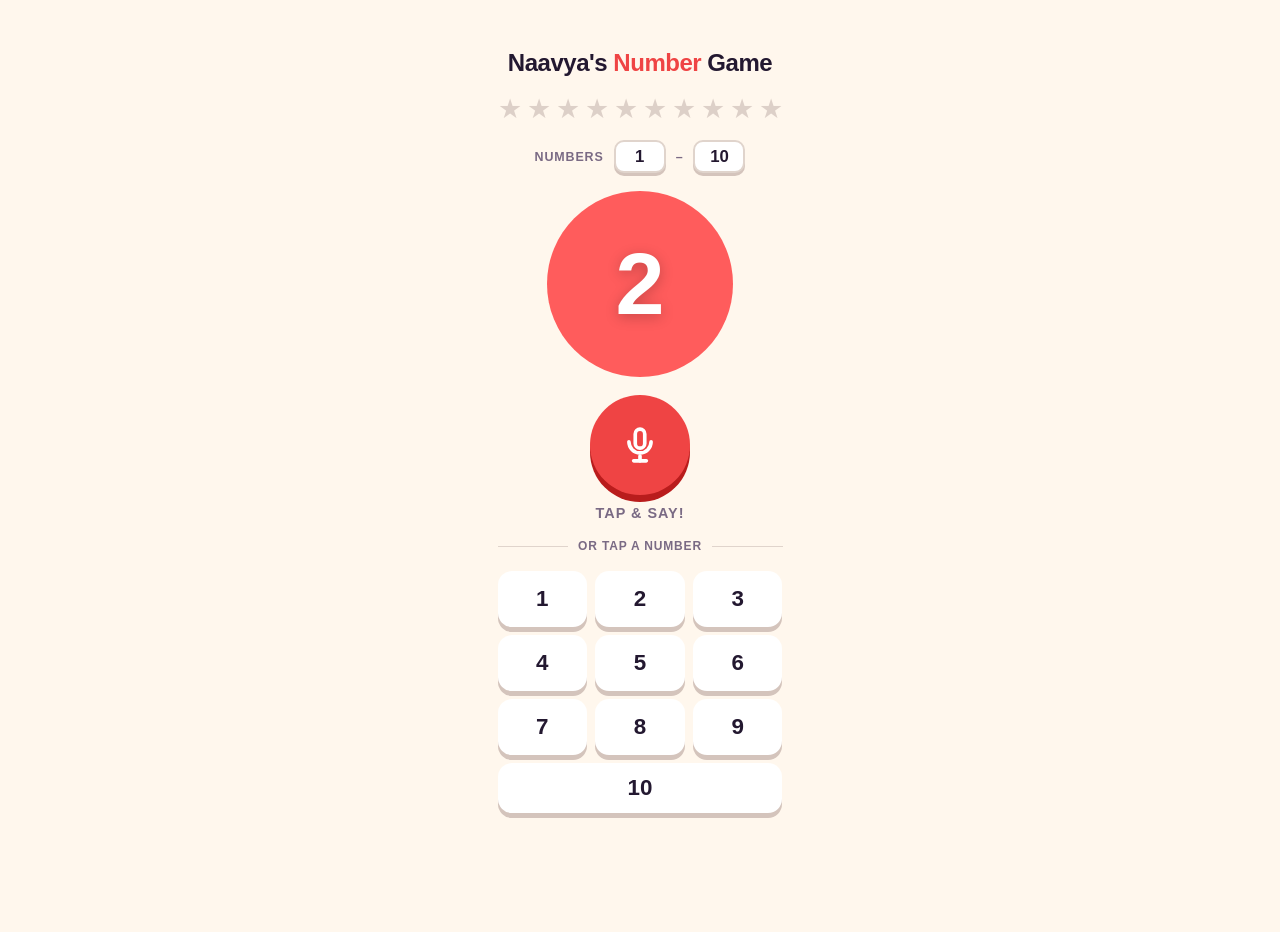
<file: naavya-game.html>
<!DOCTYPE html>
<html lang="en">
<head>
  <meta charset="UTF-8">
  <meta name="viewport" content="width=device-width, initial-scale=1.0">
  <title>Naavya's Number Game</title>
  <style>
    *, *::before, *::after { box-sizing: border-box; margin: 0; padding: 0; }

    :root {
      --bg: #FFF7ED;
      --text: #231830;
      --muted: #7A6A84;
      --star-on: #F59E0B;
      --star-off: #DDD0C8;
      --key-bg: #FFFFFF;
      --key-shadow: #D4C4BC;
      --key-text: #231830;
      --key-hover: #F8F0E8;
      --fb-ok-bg: rgba(16,185,129,0.12);
      --fb-ok-txt: #065F46;
      --fb-err-bg: rgba(239,68,68,0.12);
      --fb-err-txt: #991B1B;
      --divider: #E0D4CC;
    }

    @media (prefers-color-scheme: dark) {
      :root {
        --bg: #1A0F26; --text: #F2E8D8; --muted: #9B8BAA;
        --star-on: #F59E0B; --star-off: #3A2952;
        --key-bg: #2B1A3F; --key-shadow: #0E0718; --key-text: #F2E8D8; --key-hover: #361F50;
        --fb-ok-txt: #34D399; --fb-err-txt: #FCA5A5; --divider: #3A2952;
      }
    }

    html, body {
      background: var(--bg);
      color: var(--text);
      font-family: 'Trebuchet MS', 'Segoe UI Rounded', 'Arial Rounded MT Bold', Arial, sans-serif;
      min-height: 100vh;
      display: flex;
      align-items: center;
      justify-content: center;
      padding: 16px;
    }

    .wrap {
      width: 100%;
      max-width: 360px;
      display: flex;
      flex-direction: column;
      align-items: center;
      gap: 18px;
    }

    h1 { font-size: 1.5rem; font-weight: 800; letter-spacing: -0.02em; text-align: center; }
    h1 span { color: #EF4444; }

    .stars { display: flex; gap: 5px; }
    .star {
      font-size: 1.7rem;
      color: var(--star-off);
      transition: color 0.25s ease, transform 0.3s cubic-bezier(0.34, 1.56, 0.64, 1);
      line-height: 1;
    }
    .star.on { color: var(--star-on); }
    @keyframes star-pop {
      0% { transform: scale(1); } 50% { transform: scale(2); } 100% { transform: scale(1.15); }
    }
    .star.pop { animation: star-pop 0.4s cubic-bezier(0.34, 1.56, 0.64, 1) both; }

    /* Range selector */
    .range-row {
      display: flex;
      align-items: center;
      gap: 10px;
      font-size: 0.78rem;
      font-weight: 700;
      letter-spacing: 0.07em;
      text-transform: uppercase;
      color: var(--muted);
    }
    .range-sel {
      appearance: none;
      -webkit-appearance: none;
      background: var(--key-bg);
      border: 2px solid var(--divider);
      border-radius: 10px;
      color: var(--text);
      font-family: inherit;
      font-size: 1.05rem;
      font-weight: 800;
      padding: 5px 10px;
      cursor: pointer;
      text-align: center;
      min-width: 52px;
      box-shadow: 0 3px 0 var(--key-shadow);
    }
    .range-sel:focus-visible { outline: 3px solid #EF4444; outline-offset: 2px; }

    .card {
      width: 186px; height: 186px; border-radius: 50%;
      display: flex; align-items: center; justify-content: center;
      transition: background-color 0.35s ease; flex-shrink: 0;
    }
    .card .num {
      font-size: 5.5rem; font-weight: 900; color: #fff;
      text-shadow: 0 3px 14px rgba(0,0,0,0.22);
      line-height: 1; font-variant-numeric: tabular-nums;
    }

    @keyframes pop-in {
      0%   { transform: scale(0.3) rotate(-8deg); opacity: 0; }
      70%  { transform: scale(1.12) rotate(2deg); opacity: 1; }
      100% { transform: scale(1) rotate(0); opacity: 1; }
    }
    .card.anim { animation: pop-in 0.45s cubic-bezier(0.34, 1.56, 0.64, 1) both; }

    @keyframes shake {
      0%,100% { transform: translateX(0) rotate(0); }
      20% { transform: translateX(-11px) rotate(-2deg); }
      40% { transform: translateX(11px) rotate(2deg); }
      60% { transform: translateX(-8px) rotate(-1deg); }
      80% { transform: translateX(8px) rotate(1deg); }
    }
    .card.shake { animation: shake 0.38s ease both; }

    .speak-zone {
      display: flex; flex-direction: column; align-items: center; gap: 10px;
    }

    .mic-btn {
      width: 100px; height: 100px; border-radius: 50%;
      background: #EF4444; border: none; cursor: pointer;
      display: flex; align-items: center; justify-content: center;
      box-shadow: 0 7px 0 #B91C1C;
      position: relative;
      transition: transform 0.1s, box-shadow 0.1s, background 0.15s;
      -webkit-tap-highlight-color: transparent;
    }
    .mic-btn:active { transform: translateY(5px); box-shadow: 0 2px 0 #B91C1C; }
    .mic-btn:focus-visible { outline: 3px solid #F59E0B; outline-offset: 4px; }
    .mic-btn.listening { background: #DC2626; box-shadow: 0 7px 0 #991B1B; }
    .mic-btn.listening::before,
    .mic-btn.listening::after {
      content: '';
      position: absolute; inset: -8px; border-radius: 50%;
      border: 3px solid rgba(239,68,68,0.55);
      animation: mic-ring 1.3s ease-out infinite;
      pointer-events: none;
    }
    .mic-btn.listening::after {
      inset: -22px; border-color: rgba(239,68,68,0.28); animation-delay: 0.43s;
    }
    @keyframes mic-ring {
      0%   { transform: scale(0.9); opacity: 1; }
      100% { transform: scale(1.2); opacity: 0; }
    }
    .mic-btn.disabled-mic {
      background: var(--muted); box-shadow: 0 7px 0 #5a4a64;
      cursor: not-allowed; opacity: 0.55;
    }

    .mic-label {
      font-size: 0.9rem; font-weight: 700;
      letter-spacing: 0.07em; text-transform: uppercase;
      color: var(--muted); transition: color 0.2s;
    }
    .mic-label.active { color: #EF4444; }

    .or-tap {
      font-size: 0.75rem; color: var(--muted);
      letter-spacing: 0.07em; text-transform: uppercase; font-weight: 600;
      display: flex; align-items: center; gap: 10px; width: 100%;
    }
    .or-tap::before, .or-tap::after {
      content: ''; flex: 1; height: 1px; background: var(--divider);
    }

    .grid { display: grid; gap: 8px; width: 100%; }
    .btn {
      appearance: none; -webkit-appearance: none; border: none;
      background: var(--key-bg); border-radius: 14px; height: 56px;
      font-size: 1.4rem; font-weight: 800; color: var(--key-text);
      font-family: inherit; box-shadow: 0 5px 0 var(--key-shadow);
      cursor: pointer; display: flex; align-items: center; justify-content: center;
      user-select: none; -webkit-tap-highlight-color: transparent;
      transition: background-color 0.1s; padding: 0;
    }
    .btn:hover  { background: var(--key-hover); }
    .btn:active { box-shadow: 0 2px 0 var(--key-shadow); transform: translateY(3px); }
    .btn:focus-visible { outline: 3px solid #EF4444; outline-offset: 2px; }

    .fb {
      width: 100%; min-height: 52px; border-radius: 14px;
      display: flex; align-items: center; justify-content: center;
      font-size: 1rem; font-weight: 700; padding: 10px 16px; text-align: center;
      opacity: 0; transform: scale(0.9); transition: opacity 0.2s, transform 0.2s;
      line-height: 1.4;
    }
    .fb.show { opacity: 1; transform: scale(1); }
    .fb.ok   { background: var(--fb-ok-bg);  color: var(--fb-ok-txt); }
    .fb.err  { background: var(--fb-err-bg); color: var(--fb-err-txt); }

    #cf { position: fixed; inset: 0; pointer-events: none; overflow: hidden; z-index: 50; }
    .cp { position: absolute; top: -40px; animation: cf-fall linear forwards; }
    @keyframes cf-fall {
      from { transform: translateY(0) rotate(0deg); opacity: 1; }
      to   { transform: translateY(110vh) rotate(600deg); opacity: 0.1; }
    }

    #cel {
      display: none; position: fixed; inset: 0;
      background: rgba(0,0,0,0.55); backdrop-filter: blur(6px);
      z-index: 200; align-items: center; justify-content: center; padding: 24px;
    }
    #cel.on { display: flex; }
    .cel-box {
      background: #FFF7ED; border-radius: 30px; padding: 44px 36px;
      text-align: center; max-width: 300px; width: 100%;
      animation: pop-in 0.5s cubic-bezier(0.34, 1.56, 0.64, 1) both;
    }
    .cel-icon { font-size: 5rem; display: block; margin-bottom: 10px; animation: sway 0.7s ease-in-out infinite alternate; }
    @keyframes sway { from { transform: rotate(-12deg) scale(1); } to { transform: rotate(12deg) scale(1.1); } }
    .cel-h { font-size: 2.2rem; font-weight: 900; color: #231830; margin-bottom: 8px; }
    .cel-p { font-size: 1rem; color: #7A6A84; margin-bottom: 28px; line-height: 1.65; }
    .cel-btn {
      appearance: none; border: none; background: #EF4444; color: white;
      border-radius: 16px; padding: 14px 40px; font-size: 1.1rem; font-weight: 800;
      font-family: inherit; cursor: pointer; box-shadow: 0 5px 0 #B91C1C;
    }
    .cel-btn:active { box-shadow: 0 2px 0 #B91C1C; transform: translateY(3px); }

    @media (prefers-reduced-motion: reduce) {
      *, *::before, *::after { animation-duration: 0.01ms !important; transition-duration: 0.01ms !important; }
    }
  </style>
</head>
<body>

<div id="cf" aria-hidden="true"></div>

<div id="cel" role="dialog" aria-modal="true" aria-label="Congratulations!">
  <div class="cel-box">
    <span class="cel-icon">&#x1F36C;</span>
    <div class="cel-h">10 Stars!!</div>
    <div class="cel-p">You did it, Naavya!<br><strong>Papa owes you a candy! &#x1F389;</strong></div>
    <button class="cel-btn" id="again">Play Again!</button>
  </div>
</div>

<div class="wrap">
  <h1>Naavya's <span>Number</span> Game</h1>
  <div class="stars" id="stars" role="status" aria-label="Score: 0 out of 10 stars"></div>

  <div class="range-row" aria-label="Practice range">
    <span>Numbers</span>
    <select id="sel-min" class="range-sel" aria-label="Minimum number"></select>
    <span>&#x2013;</span>
    <select id="sel-max" class="range-sel" aria-label="Maximum number"></select>
  </div>

  <div class="card" id="card">
    <div class="num" id="numDisplay"></div>
  </div>

  <div class="speak-zone">
    <button class="mic-btn" id="mic-btn" aria-label="Tap to say the number">
      <svg width="38" height="38" viewBox="0 0 24 24" fill="none"
           stroke="white" stroke-width="2.3" stroke-linecap="round" stroke-linejoin="round" aria-hidden="true">
        <rect x="9" y="2" width="6" height="12" rx="3"/>
        <path d="M5 10a7 7 0 0 0 14 0"/>
        <line x1="12" y1="19" x2="12" y2="22"/>
        <line x1="8" y1="22" x2="16" y2="22"/>
      </svg>
    </button>
    <div class="mic-label" id="mic-label">Tap &amp; say!</div>
  </div>

  <div class="or-tap" id="or-tap-label">or tap a number</div>
  <div class="grid" role="group" aria-label="Number buttons"></div>

  <div class="fb" id="fb" role="status" aria-live="polite"></div>
</div>

<script>
/* ── Audio context ──────────────────────────────────────────────── */
let _ctx = null;
function audio() {
  if (!_ctx) _ctx = new (window.AudioContext || window.webkitAudioContext)();
  if (_ctx.state === 'suspended') _ctx.resume();
  return _ctx;
}

function playBeep() {
  const ctx = audio();
  const o = ctx.createOscillator(), g = ctx.createGain();
  o.type = 'sine'; o.frequency.value = 880;
  o.connect(g); g.connect(ctx.destination);
  const t = ctx.currentTime;
  g.gain.setValueAtTime(0, t);
  g.gain.linearRampToValueAtTime(0.25, t + 0.01);
  g.gain.exponentialRampToValueAtTime(0.001, t + 0.18);
  o.start(t); o.stop(t + 0.2);
}

function playClapping() {
  const ctx = audio();
  [[0,1],[0.3,1],[0.58,1],[0.62,0.7],[0.66,0.5]].forEach(function(pair) {
    var delay = pair[0], vol = pair[1];
    const len = Math.floor(ctx.sampleRate * 0.07);
    const buf = ctx.createBuffer(1, len, ctx.sampleRate);
    const d = buf.getChannelData(0);
    for (let i = 0; i < len; i++) d[i] = (Math.random()*2-1) * Math.pow(1-i/len, 1.5);
    const src = ctx.createBufferSource(); src.buffer = buf;
    const hp = ctx.createBiquadFilter(); hp.type = 'highpass'; hp.frequency.value = 1100;
    const bp = ctx.createBiquadFilter(); bp.type = 'peaking'; bp.frequency.value = 2500; bp.gain.value = 8;
    const g = ctx.createGain(); g.gain.value = vol * 1.2;
    src.connect(hp); hp.connect(bp); bp.connect(g); g.connect(ctx.destination);
    src.start(ctx.currentTime + delay);
  });
  [[523,0.05],[659,0.18],[784,0.31],[1047,0.44]].forEach(function(pair) {
    var f = pair[0], t = pair[1];
    const o = ctx.createOscillator(), g = ctx.createGain();
    o.type = 'triangle'; o.frequency.value = f;
    o.connect(g); g.connect(ctx.destination);
    const s = ctx.currentTime + t;
    g.gain.setValueAtTime(0, s);
    g.gain.linearRampToValueAtTime(0.28, s+0.02);
    g.gain.exponentialRampToValueAtTime(0.001, s+0.28);
    o.start(s); o.stop(s+0.3);
  });
}

function playCelebration() {
  const ctx = audio();
  [0,0.27,0.54,0.81,1.08,1.12,1.16].forEach(function(delay) {
    const len = Math.floor(ctx.sampleRate*0.08);
    const buf = ctx.createBuffer(1,len,ctx.sampleRate);
    const d = buf.getChannelData(0);
    for (let i=0;i<len;i++) d[i]=(Math.random()*2-1)*Math.pow(1-i/len,1.4);
    const src = ctx.createBufferSource(); src.buffer = buf;
    const hp = ctx.createBiquadFilter(); hp.type='highpass'; hp.frequency.value=1000;
    const g = ctx.createGain(); g.gain.value=1.3;
    src.connect(hp); hp.connect(g); g.connect(ctx.destination);
    src.start(ctx.currentTime+delay);
  });
  [[523,0.1],[659,0.25],[784,0.4],[1047,0.55],[784,0.7],[1047,0.85],[1319,1.05]].forEach(function(pair) {
    var f = pair[0], t = pair[1];
    const o = ctx.createOscillator(), g = ctx.createGain();
    o.type='triangle'; o.frequency.value=f;
    o.connect(g); g.connect(ctx.destination);
    const s=ctx.currentTime+t;
    g.gain.setValueAtTime(0,s); g.gain.linearRampToValueAtTime(0.38,s+0.02);
    g.gain.exponentialRampToValueAtTime(0.001,s+0.38);
    o.start(s); o.stop(s+0.42);
  });
}

/* ── Speech synthesis ──────────────────────────────────────────── */
let speechPrimed = false;
let pendingSpeech = null;

function primeSpeech() {
  if (speechPrimed || !window.speechSynthesis) return;
  speechPrimed = true;
  const u = new SpeechSynthesisUtterance(' ');
  u.volume = 0; u.rate = 10;
  window.speechSynthesis.speak(u);
}

function speak(text) {
  if (!window.speechSynthesis) return;
  window.speechSynthesis.cancel();
  const u = new SpeechSynthesisUtterance(text);
  u.lang = 'en-US'; u.rate = 0.9; u.pitch = 1.1;
  window.speechSynthesis.speak(u);
}

function speakWhenReady(text) {
  if (listening) {
    pendingSpeech = text;
  } else {
    setTimeout(function() { speak(text); }, 500);
  }
}

/* ── Game state ────────────────────────────────────────────────────── */
const COLORS=['#FF5C5C','#3BA4D5','#F59E0B','#8B5CF6','#10B981','#EC4899','#F97316','#06B6D4','#7C3AED','#22C55E'];
const WORDS={'zero':0,'oh':0,'one':1,'won':1,'un':1,'wan':1,'two':2,'to':2,'too':2,'tu':2,'three':3,'tree':3,'free':3,'four':4,'for':4,'fore':4,'five':5,'fife':5,'six':6,'seven':7,'eight':8,'ate':8,'nine':9,'nein':9,'ten':10,'tin':10};

let target=0, score=0, colorIdx=0, fbTimer=null, locked=false, listening=false, rec=null;
let recHandled = false;
let minNum = 1, maxNum = 10;

/* ── Range selector ───────────────────────────────────────────────── */
function buildSelects() {
  var minSel = document.getElementById('sel-min');
  var maxSel = document.getElementById('sel-max');
  for (var i = 1; i <= 10; i++) {
    var o1 = document.createElement('option');
    o1.value = i; o1.textContent = i;
    if (i === minNum) o1.selected = true;
    minSel.appendChild(o1);
    var o2 = document.createElement('option');
    o2.value = i; o2.textContent = i;
    if (i === maxNum) o2.selected = true;
    maxSel.appendChild(o2);
  }
}

function buildGrid() {
  var grid = document.querySelector('.grid');
  grid.innerHTML = '';
  var count = maxNum - minNum + 1;
  var cols = count <= 2 ? count : 3;
  grid.style.gridTemplateColumns = 'repeat(' + cols + ', 1fr)';
  for (var n = minNum; n <= maxNum; n++) {
    var btn = document.createElement('button');
    btn.className = 'btn';
    btn.dataset.n = n;
    btn.textContent = n;
    // Last button alone in a row of 3 — span the full row
    if (cols >= 3 && count % 3 === 1 && n === maxNum) {
      btn.style.gridColumn = 'span 3';
      btn.style.height = '50px';
    }
    grid.appendChild(btn);
  }
}

function applyRange() {
  minNum = parseInt(document.getElementById('sel-min').value, 10);
  maxNum = parseInt(document.getElementById('sel-max').value, 10);
  if (window.speechSynthesis) window.speechSynthesis.cancel();
  pendingSpeech = null;
  score = 0; colorIdx = 0; locked = false;
  document.getElementById('cel').classList.remove('on');
  buildGrid();
  buildStars();
  nextRound();
}

document.getElementById('sel-min').addEventListener('change', function() {
  var v = parseInt(this.value, 10);
  var maxSel = document.getElementById('sel-max');
  if (parseInt(maxSel.value, 10) < v) maxSel.value = v;
  applyRange();
});

document.getElementById('sel-max').addEventListener('change', function() {
  var v = parseInt(this.value, 10);
  var minSel = document.getElementById('sel-min');
  if (parseInt(minSel.value, 10) > v) minSel.value = v;
  applyRange();
});

/* ── Speech recognition ─────────────────────────────────────────────── */
const SR = window.SpeechRecognition || window.webkitSpeechRecognition;

if (SR) {
  rec = new SR();
  rec.lang = 'en-US';
  rec.continuous = false;
  rec.interimResults = true;
  rec.maxAlternatives = 3;

  rec.onresult = function(e) {
    if (recHandled) return;
    for (let i = e.resultIndex; i < e.results.length; i++) {
      if (e.results[i].isFinal) {
        recHandled = true;
        const alts = [];
        for (let j = 0; j < e.results[i].length; j++) {
          alts.push(e.results[i][j].transcript.trim().toLowerCase());
        }
        handleSpeech(alts);
        return;
      } else {
        const t = e.results[i][0].transcript.trim().toLowerCase();
        if (parseNumber(t) !== null) {
          recHandled = true;
          try { rec.abort(); } catch(err) {}
          handleSpeech([t]);
          return;
        }
      }
    }
  };

  rec.onend = function() {
    recHandled = false;
    setMicState(false);
    if (pendingSpeech) {
      const text = pendingSpeech;
      pendingSpeech = null;
      setTimeout(function() { speak(text); }, 500);
    }
  };

  rec.onerror = function(e) {
    setMicState(false);
    if (e.error==='not-allowed'||e.error==='service-not-allowed') {
      showFeedback('err','Tap Allow when the browser asks for the microphone!');
    } else if (e.error==='no-speech') {
      showFeedback('err',"I didn't hear anything — try again! 🍤");
    }
  };
} else {
  document.getElementById('mic-btn').classList.add('disabled-mic');
  document.getElementById('mic-btn').disabled = true;
  document.getElementById('mic-label').textContent = 'Tap a number below';
  document.getElementById('or-tap-label').style.display = 'none';
}

function startListening() {
  if (!rec||listening||locked) return;
  if (window.speechSynthesis) window.speechSynthesis.cancel();
  primeSpeech();
  audio(); playBeep(); hideFeedback();
  try { rec.start(); setMicState(true); } catch(err) {}
}

function setMicState(active) {
  listening = active;
  const btn = document.getElementById('mic-btn');
  const lbl = document.getElementById('mic-label');
  if (active) {
    btn.classList.add('listening');
    btn.setAttribute('aria-label','Listening… say the number!');
    lbl.textContent = 'Listening…';
    lbl.classList.add('active');
  } else {
    btn.classList.remove('listening');
    btn.setAttribute('aria-label','Tap to say the number');
    lbl.textContent = 'Tap & say!';
    lbl.classList.remove('active');
  }
}

/* ── Number parsing ──────────────────────────────────────────────────── */
function parseNumber(text) {
  text = text.toLowerCase().replace(/[^a-z0-9\s]/g,'').trim();
  const asInt = parseInt(text,10);
  if (!isNaN(asInt)&&asInt>=1&&asInt<=10) return asInt;
  for (const word of text.split(/\s+/)) {
    if (word in WORDS&&WORDS[word]>=1) return WORDS[word];
    const n=parseInt(word,10);
    if (!isNaN(n)&&n>=1&&n<=10) return n;
  }
  return null;
}

function handleSpeech(alts) {
  for (const alt of alts) {
    const n=parseNumber(alt);
    if (n!==null) { guess(n,alt); return; }
  }
  const heard=alts[0]?'"'+alts[0]+'"':'something';
  showFeedback('err','I heard '+heard+' — try again! 🍤');
}

/* ── Game logic ───────────────────────────────────────────────────────── */
function buildStars() {
  const el=document.getElementById('stars');
  el.setAttribute('aria-label','Score: '+score+' out of 10 stars');
  el.innerHTML='';
  for (let i=0;i<10;i++) {
    const s=document.createElement('span');
    s.className='star'+(i<score?' on':'');
    s.setAttribute('aria-hidden','true');
    s.textContent='★';
    el.appendChild(s);
  }
}

function nextRound() {
  if (window.speechSynthesis) window.speechSynthesis.cancel();
  pendingSpeech = null;
  locked=false;
  target = Math.floor(Math.random() * (maxNum - minNum + 1)) + minNum;
  const card=document.getElementById('card');
  card.style.backgroundColor=COLORS[colorIdx%COLORS.length];
  colorIdx++;
  document.getElementById('numDisplay').textContent=target;
  card.classList.remove('anim','shake');
  void card.offsetWidth;
  card.classList.add('anim');
  hideFeedback();
}

function guess(n,heardText) {
  if (locked) return;
  if (n===target) {
    locked=true; score++; buildStars(); playClapping();
    const stars=document.querySelectorAll('#stars .star');
    const earned=stars[score-1];
    if (earned) { earned.classList.add('pop'); setTimeout(function(){earned.classList.remove('pop');},420); }
    showFeedback('ok','🎉 Yes! That\'s right!');
    spawnConfetti(12);
    if (score>=10) {
      setTimeout(function(){ document.getElementById('cel').classList.add('on'); playCelebration(); spawnConfetti(70); },700);
    } else { setTimeout(nextRound,1100); }
  } else {
    speakWhenReady("That's not right. This number is "+target+". Say it again!");
    showFeedback('err',"That's not right — this number is "+target+"! Say it again! 🍤");
    const card=document.getElementById('card');
    card.classList.remove('shake'); void card.offsetWidth; card.classList.add('shake');
    setTimeout(function(){card.classList.remove('shake');},400);
  }
}

function showFeedback(type,msg) {
  const el=document.getElementById('fb');
  if (fbTimer) clearTimeout(fbTimer);
  el.className='fb '+type+' show';
  el.textContent=msg;
  if (type==='ok') fbTimer=setTimeout(hideFeedback,1000);
}

function hideFeedback() {
  const el=document.getElementById('fb');
  el.className='fb'; el.textContent='';
}

function spawnConfetti(n) {
  const wrap=document.getElementById('cf');
  const clrs=['#FF5C5C','#FFD700','#3BA4D5','#8B5CF6','#10B981','#F97316','#EC4899'];
  for (let i=0;i<n;i++) {
    const p=document.createElement('div'); p.className='cp';
    const size=9+Math.random()*10;
    p.style.left=Math.random()*100+'vw';
    p.style.width=size+'px'; p.style.height=size+'px';
    p.style.background=clrs[Math.floor(Math.random()*clrs.length)];
    p.style.borderRadius=Math.random()>0.5?'50%':'3px';
    p.style.animationDuration=(1.6+Math.random()*2.4)+'s';
    p.style.animationDelay=(Math.random()*0.7)+'s';
    wrap.appendChild(p);
    setTimeout(function(){p.remove();},4500);
  }
}

function restart() {
  score=0; colorIdx=0; locked=false;
  pendingSpeech=null;
  document.getElementById('cel').classList.remove('on');
  buildStars(); nextRound();
}

/* ── Events ──────────────────────────────────────────────────────────────── */
document.getElementById('mic-btn').addEventListener('click', startListening);

document.querySelector('.grid').addEventListener('click', function(e) {
  const btn = e.target.closest('[data-n]');
  if (btn) {
    primeSpeech();
    audio();
    guess(parseInt(btn.dataset.n, 10), null);
  }
});

document.getElementById('again').addEventListener('click', restart);

document.addEventListener('keydown', function(e) {
  if (document.getElementById('cel').classList.contains('on')) return;
  if (e.key>='1'&&e.key<='9') guess(parseInt(e.key,10),null);
  else if (e.key==='0') guess(10,null);
  else if (e.key===' '||e.key==='Enter') startListening();
});

/* ── Init ──────────────────────────────────────────────────────────────────── */
buildSelects();
buildGrid();
buildStars();
nextRound();
</script>
</body>
</html>
</file>
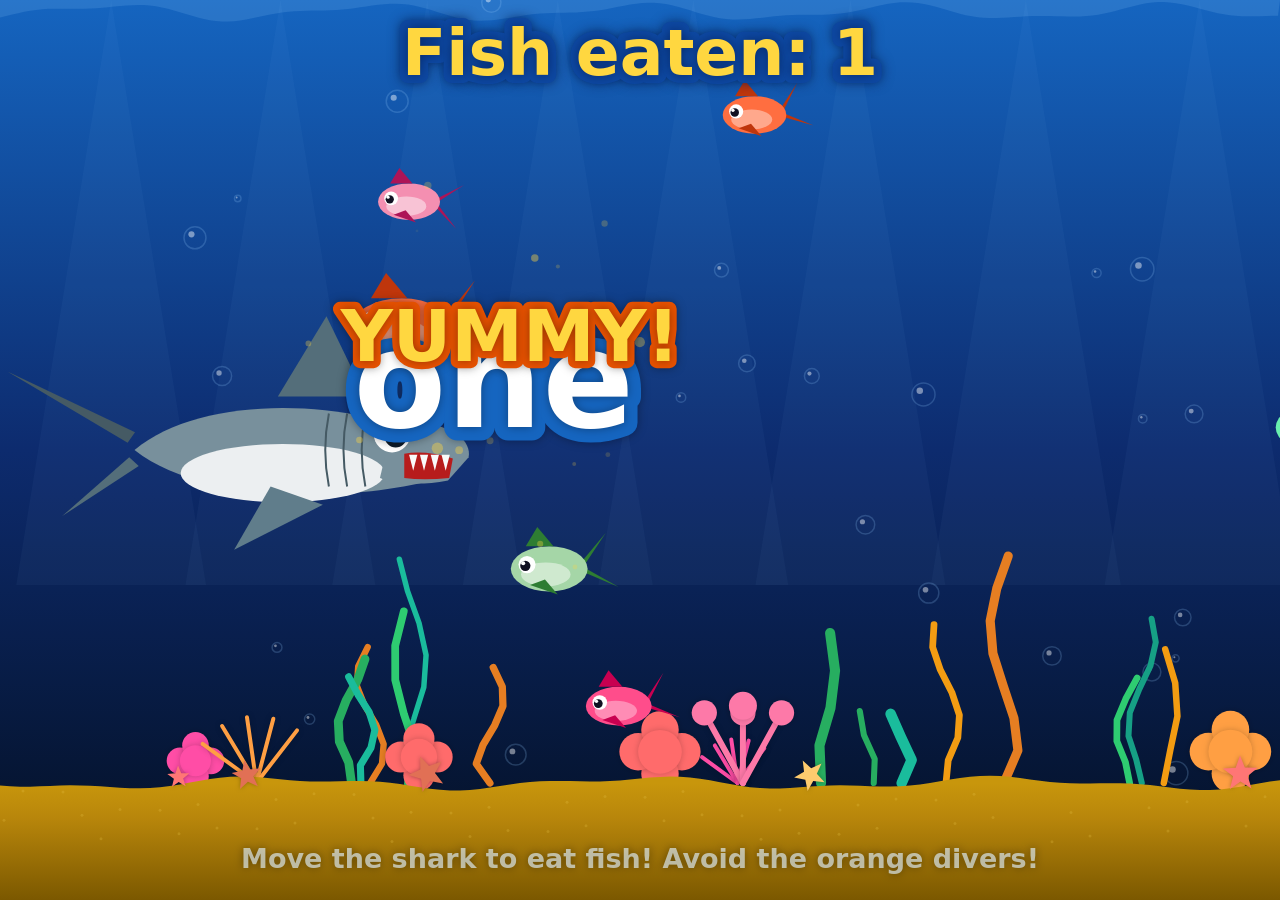
<file: shark-game.html>
<!doctype html>
<html lang="en">
<head>
<meta charset="UTF-8">
<meta name="viewport" content="width=device-width, initial-scale=1.0, maximum-scale=1.0, user-scalable=no">
<meta name="apple-mobile-web-app-capable" content="yes">
<meta name="apple-mobile-web-app-status-bar-style" content="black-translucent">
<title>Hungry Shark!</title>
<style>
* { margin: 0; padding: 0; box-sizing: border-box; }
html, body { width:100%; height:100%; overflow:hidden; background:#030E1F; touch-action:none; -webkit-user-select:none; user-select:none; }
canvas { display:block; }
</style>
</head>
<body>
<canvas id="c"></canvas>
<script>
const canvas = document.getElementById('c');
const ctx = canvas.getContext('2d');
let W = canvas.width = window.innerWidth;
let H = canvas.height = window.innerHeight;
window.addEventListener('resize', () => { W = canvas.width = window.innerWidth; H = canvas.height = window.innerHeight; init(); });

const SS = () => Math.min(W,H)*0.135;

const FISH_PAL = [
  ['#FF4D8B','#FFB3CF','#C80050'],['#FFD740','#FFF9C4','#F9A825'],
  ['#69F0AE','#C8FFE8','#00C853'],['#40C4FF','#B3ECFF','#006EB3'],
  ['#FF6E40','#FFCCBC','#BF360C'],['#CE93D8','#F3E5F5','#7B1FA2'],
  ['#80CBC4','#E0F2F1','#00695C'],['#FFCC80','#FFF8E1','#E65100'],
  ['#F48FB1','#FCE4EC','#AD1457'],['#A5D6A7','#E8F5E9','#2E7D32'],
];
const POP_FISH  = ['YUM!','CHOMP!','YUMMY!','NOM NOM!'];
const POP_BAD   = ['OOPS!','NO NO!','TOO BIG!'];
const NUMS = ['zero','one','two','three','four','five','six','seven','eight','nine','ten',
              'eleven','twelve','thirteen','fourteen','fifteen','sixteen','seventeen','eighteen','nineteen','twenty'];
const nw = n => (n>=0&&n<=20) ? NUMS[n] : String(n);

// ── Speech ────────────────────────────────────────────────────────────────────
// iOS Safari blocks speechSynthesis.speak() called from rAF/setTimeout.
// Solution: queue text and deliver it from the next touch/mouse event handler.
let speechUnlocked = false, speechPending = null;
function unlockSpeech() {
  if (speechUnlocked || !('speechSynthesis' in window)) return;
  speechUnlocked = true;
  const u = new SpeechSynthesisUtterance(' '); u.volume=0;
  window.speechSynthesis.speak(u);
}
function speak(txt) { speechPending = txt; }
function deliverSpeech() {
  if (!speechPending || !speechUnlocked || !('speechSynthesis' in window)) return;
  const txt = speechPending; speechPending = null;
  window.speechSynthesis.cancel();
  const u = new SpeechSynthesisUtterance(txt);
  u.lang='en-US'; u.rate=0.82; u.pitch=1.4; u.volume=1;
  window.speechSynthesis.speak(u);
}

// ── State ─────────────────────────────────────────────────────────────────────
let sharkX,sharkY,targetX,targetY,sharkVX,sharkVY,sharkAngle;
let score,t,fishTimer,humanTimer,hintAlpha,scoreFlash,scoreGood;
let fishes,humans,particles,popTexts,bubbles,seaweeds,corals,starfish;

function init() {
  sharkX=targetX=W*0.2; sharkY=targetY=H/2;
  sharkVX=sharkVY=sharkAngle=0;
  score=0; t=0; fishTimer=0; humanTimer=0; hintAlpha=1; scoreFlash=0; scoreGood=true;
  fishes=[]; humans=[]; particles=[]; popTexts=[];

  bubbles=Array.from({length:30},()=>({x:Math.random()*W,y:Math.random()*H,r:2+Math.random()*10,speed:0.18+Math.random()*0.5,ph:Math.random()*Math.PI*2}));
  seaweeds=Array.from({length:14},()=>({x:W*0.05+Math.random()*W*0.95,segs:3+Math.floor(Math.random()*5),segH:16+Math.random()*22,col:['#2ECC71','#27AE60','#1ABC9C','#16A085','#F39C12','#E67E22'][Math.floor(Math.random()*6)],ph:Math.random()*Math.PI*2,w:5+Math.random()*7}));
  corals=Array.from({length:7},()=>({x:W*0.03+Math.random()*W*0.97,col:['#FF6B6B','#FF8E53','#FF4DA6','#FF9F43','#FD79A8'][Math.floor(Math.random()*5)],h:H*0.04+Math.random()*H*0.05,type:Math.floor(Math.random()*3)}));
  starfish=Array.from({length:5},()=>({x:W*0.03+Math.random()*W*0.97,col:['#FF7675','#FDCB6E','#E17055','#74B9FF'][Math.floor(Math.random()*4)],r:H*0.012+Math.random()*H*0.01,rot:Math.random()*Math.PI*2}));

  for(let i=0;i<6;i++){const f=mkFish();f.x=W*0.3+Math.random()*W*0.7;fishes.push(f);}
}

function mkFish(){
  const [body,belly,fin]=FISH_PAL[Math.floor(Math.random()*FISH_PAL.length)];
  return{x:W+70,y:H*0.1+Math.random()*H*0.72,s:H*0.036+Math.random()*H*0.032,speed:W*0.0016+Math.random()*W*0.0022,body,belly,fin,ph:Math.random()*Math.PI*2,alive:true};
}
function mkHuman(){
  return{x:W+60,y:H*0.1+Math.random()*H*0.65,s:H*0.048+Math.random()*H*0.018,speed:W*0.0013+Math.random()*W*0.001,ph:Math.random()*Math.PI*2,kph:Math.random()*Math.PI*2,alive:true};
}

// ── Draw BG ───────────────────────────────────────────────────────────────────
function drawBG(){
  const g=ctx.createLinearGradient(0,0,0,H);
  g.addColorStop(0,'#1565C0');g.addColorStop(0.5,'#0D2B6E');g.addColorStop(1,'#030E1F');
  ctx.fillStyle=g;ctx.fillRect(0,0,W,H);
  ctx.save();ctx.globalAlpha=0.04;
  for(let i=0;i<8;i++){const rx=W*0.08+(W*0.84/7)*i+Math.sin(t*0.28+i)*25;ctx.beginPath();ctx.moveTo(rx,0);ctx.lineTo(rx+95,H*0.65);ctx.lineTo(rx-95,H*0.65);ctx.closePath();ctx.fillStyle='#90CAF9';ctx.fill();}
  ctx.restore();
  ctx.save();ctx.globalAlpha=0.17;ctx.beginPath();ctx.moveTo(0,0);
  for(let x=0;x<=W;x+=6)ctx.lineTo(x,Math.sin(x/42+t*1.7)*7+Math.sin(x/20+t*2.5)*3+12);
  ctx.lineTo(W,0);ctx.closePath();ctx.fillStyle='#90CAF9';ctx.fill();ctx.restore();
}

const SANDY=()=>H*0.87;
function drawSand(){
  const sy=SANDY(),g=ctx.createLinearGradient(0,sy,0,H);
  g.addColorStop(0,'#C8960C');g.addColorStop(0.3,'#B8860B');g.addColorStop(1,'#7B5800');
  ctx.beginPath();ctx.moveTo(0,H);ctx.lineTo(0,sy);
  for(let x=0;x<=W;x+=10)ctx.lineTo(x,sy+Math.sin(x/58)*5+Math.sin(x/24+1.4)*2.5);
  ctx.lineTo(W,H);ctx.closePath();ctx.fillStyle=g;ctx.fill();
  ctx.save();ctx.globalAlpha=0.25;
  for(let i=0;i<50;i++){const sx=(i*97+23)%W,sd=sy+(i*41)%(H-sy)*0.45+8;ctx.beginPath();ctx.arc(sx,sd,1.5,0,Math.PI*2);ctx.fillStyle='#E8C547';ctx.fill();}
  ctx.restore();
}

function drawStarfish(){
  const sy=SANDY();
  starfish.forEach(sf=>{
    ctx.save();ctx.translate(sf.x,sy-sf.r*0.5);ctx.rotate(sf.rot+t*0.2);
    ctx.beginPath();
    for(let i=0;i<10;i++){const a=(Math.PI*2/10)*i-Math.PI/2,r=i%2===0?sf.r:sf.r*0.42;i===0?ctx.moveTo(Math.cos(a)*r,Math.sin(a)*r):ctx.lineTo(Math.cos(a)*r,Math.sin(a)*r);}
    ctx.closePath();ctx.fillStyle=sf.col;ctx.shadowColor='rgba(0,0,0,0.3)';ctx.shadowBlur=4;ctx.fill();ctx.restore();
  });
}

function drawCorals(){
  const sy=SANDY();
  corals.forEach(c=>{
    ctx.save();ctx.translate(c.x,sy);ctx.fillStyle=c.col;ctx.shadowColor='rgba(0,0,0,0.2)';ctx.shadowBlur=6;
    if(c.type===0){for(let b=-1;b<=1;b++){ctx.beginPath();ctx.moveTo(0,0);ctx.lineTo(b*c.h*0.55,-c.h);ctx.lineWidth=6;ctx.strokeStyle=c.col;ctx.lineCap='round';ctx.stroke();ctx.beginPath();ctx.arc(b*c.h*0.55,-c.h,c.h*0.18,0,Math.PI*2);ctx.fill();}ctx.beginPath();ctx.arc(0,-c.h*1.1,c.h*0.2,0,Math.PI*2);ctx.fill();}
    else if(c.type===1){for(let i=0;i<5;i++){const a=-Math.PI*0.8+i*0.4;ctx.beginPath();ctx.moveTo(0,0);ctx.lineTo(Math.cos(a)*c.h,Math.sin(a)*c.h);ctx.lineWidth=4;ctx.strokeStyle=c.col;ctx.lineCap='round';ctx.stroke();}}
    else{for(let i=0;i<4;i++){const bx=Math.cos(i*Math.PI/2)*c.h*0.35,by=-c.h*0.5+Math.sin(i*Math.PI/2)*c.h*0.35;ctx.beginPath();ctx.arc(bx,by,c.h*0.3,0,Math.PI*2);ctx.fill();}ctx.beginPath();ctx.arc(0,-c.h*0.5,c.h*0.35,0,Math.PI*2);ctx.fill();}
    ctx.restore();
  });
}

function drawSeaweeds(){
  const sy=SANDY();
  seaweeds.forEach(sw=>{
    ctx.save();ctx.strokeStyle=sw.col;ctx.lineWidth=sw.w;ctx.lineCap='round';ctx.lineJoin='round';
    ctx.beginPath();ctx.moveTo(sw.x,sy);
    let cx=sw.x,cy=sy;
    for(let i=0;i<sw.segs;i++){const sway=Math.sin(t*0.88+sw.ph+i*0.85)*14;cx=sw.x+sway;cy=sy-sw.segH*(i+1);ctx.lineTo(cx,cy);}
    ctx.stroke();ctx.restore();
  });
}

function drawBubbles(){
  bubbles.forEach(b=>{
    b.y-=b.speed;b.x+=Math.sin(t+b.ph)*0.38;
    if(b.y<-b.r*2){b.y=H+b.r;b.x=Math.random()*W;}
    ctx.save();ctx.globalAlpha=0.22;ctx.beginPath();ctx.arc(b.x,b.y,b.r,0,Math.PI*2);ctx.strokeStyle='#90CAF9';ctx.lineWidth=1.5;ctx.stroke();
    ctx.globalAlpha=0.45;ctx.beginPath();ctx.arc(b.x-b.r*0.32,b.y-b.r*0.32,b.r*0.28,0,Math.PI*2);ctx.fillStyle='white';ctx.fill();ctx.restore();
  });
}

// ── Draw fish ─────────────────────────────────────────────────────────────────
function drawFish(f){
  const{x,y,s,body,belly,fin,ph}=f;
  const wb=Math.sin(t*2.6+ph)*s*0.072,wag=Math.sin(t*5.8+ph)*0.36;
  ctx.save();ctx.translate(x,y+wb);ctx.scale(-1,1);
  ctx.save();ctx.translate(-s*0.62,0);ctx.rotate(wag);
  ctx.beginPath();ctx.moveTo(0,0);ctx.lineTo(-s*0.88,-s*0.65);ctx.lineTo(-s*0.18,0);ctx.lineTo(-s*0.88,s*0.65);ctx.closePath();ctx.fillStyle=fin;ctx.fill();ctx.restore();
  ctx.beginPath();ctx.ellipse(0,0,s*0.9,s*0.53,0,0,Math.PI*2);ctx.fillStyle=body;ctx.fill();
  ctx.save();ctx.globalAlpha=0.62;ctx.beginPath();ctx.ellipse(s*0.08,s*0.13,s*0.58,s*0.28,0,0,Math.PI*2);ctx.fillStyle=belly;ctx.fill();ctx.restore();
  ctx.beginPath();ctx.moveTo(-s*0.1,-s*0.53);ctx.lineTo(s*0.28,-s*0.98);ctx.lineTo(s*0.55,-s*0.53);ctx.closePath();ctx.fillStyle=fin;ctx.fill();
  ctx.beginPath();ctx.moveTo(s*0.1,s*0.25);ctx.lineTo(-s*0.2,s*0.6);ctx.lineTo(s*0.45,s*0.38);ctx.closePath();ctx.fillStyle=fin;ctx.fill();
  ctx.beginPath();ctx.arc(s*0.52,-s*0.1,s*0.2,0,Math.PI*2);ctx.fillStyle='white';ctx.fill();
  ctx.beginPath();ctx.arc(s*0.56,-s*0.07,s*0.12,0,Math.PI*2);ctx.fillStyle='#111122';ctx.fill();
  ctx.beginPath();ctx.arc(s*0.61,-s*0.13,s*0.047,0,Math.PI*2);ctx.fillStyle='white';ctx.fill();
  ctx.restore();
}

// ── Draw diver human ──────────────────────────────────────────────────────────
function drawHuman(h){
  const{x,y,s,ph,kph}=h;
  const wb=Math.sin(t*2+ph)*s*0.06,kick=Math.sin(t*4+kph)*0.22,arm=Math.sin(t*3+ph)*0.35,lw=s*0.12;
  ctx.save();ctx.translate(x,y+wb);ctx.scale(-1,1);

  ctx.beginPath();ctx.ellipse(0,s*0.1,s*0.22,s*0.33,0,0,Math.PI*2);ctx.fillStyle='#FF6B00';ctx.fill();
  ctx.beginPath();ctx.arc(0,-s*0.22,s*0.2,0,Math.PI*2);ctx.fillStyle='#FFCC99';ctx.fill();
  ctx.beginPath();ctx.ellipse(0,-s*0.22,s*0.17,s*0.12,0,0,Math.PI*2);ctx.fillStyle='rgba(80,200,255,0.5)';ctx.fill();ctx.strokeStyle='#222';ctx.lineWidth=s*0.035;ctx.stroke();
  ctx.beginPath();ctx.arc(-s*0.06,-s*0.24,s*0.038,0,Math.PI*2);ctx.fillStyle='#111';ctx.fill();
  ctx.beginPath();ctx.arc(s*0.06,-s*0.24,s*0.038,0,Math.PI*2);ctx.fillStyle='#111';ctx.fill();
  ctx.beginPath();ctx.moveTo(s*0.16,-s*0.3);ctx.lineTo(s*0.22,-s*0.52);ctx.strokeStyle='#FF6B00';ctx.lineWidth=s*0.055;ctx.lineCap='round';ctx.stroke();
  ctx.save();ctx.rotate(arm);ctx.beginPath();ctx.moveTo(-s*0.2,0);ctx.lineTo(-s*0.46,s*0.28);ctx.strokeStyle='#FF6B00';ctx.lineWidth=lw;ctx.lineCap='round';ctx.stroke();ctx.restore();
  ctx.save();ctx.rotate(-arm);ctx.beginPath();ctx.moveTo(s*0.2,0);ctx.lineTo(s*0.46,s*0.28);ctx.strokeStyle='#FF6B00';ctx.lineWidth=lw;ctx.lineCap='round';ctx.stroke();ctx.restore();
  ctx.save();ctx.rotate(kick);ctx.beginPath();ctx.moveTo(-s*0.1,s*0.42);ctx.lineTo(-s*0.13,s*0.7);ctx.strokeStyle='#FF6B00';ctx.lineWidth=lw;ctx.lineCap='round';ctx.stroke();
  ctx.beginPath();ctx.ellipse(-s*0.19,s*0.73,s*0.19,s*0.065,-0.2,0,Math.PI*2);ctx.fillStyle='#00AA44';ctx.fill();ctx.restore();
  ctx.save();ctx.rotate(-kick);ctx.beginPath();ctx.moveTo(s*0.1,s*0.42);ctx.lineTo(s*0.13,s*0.7);ctx.strokeStyle='#FF6B00';ctx.lineWidth=lw;ctx.lineCap='round';ctx.stroke();
  ctx.beginPath();ctx.ellipse(s*0.19,s*0.73,s*0.19,s*0.065,0.2,0,Math.PI*2);ctx.fillStyle='#00AA44';ctx.fill();ctx.restore();
  ctx.save();ctx.translate(0,-s*0.58);
  ctx.beginPath();ctx.arc(0,0,s*0.18,0,Math.PI*2);ctx.fillStyle='#FF1744';ctx.fill();
  ctx.font=`900 ${s*0.24}px system-ui`;ctx.textAlign='center';ctx.textBaseline='middle';ctx.fillStyle='white';ctx.fillText('!',0,0);
  ctx.restore();

  ctx.restore();
}

// ── Draw shark ────────────────────────────────────────────────────────────────
function drawShark(){
  const s=SS(),wag=Math.sin(t*3.8)*0.11;
  const ta=Math.atan2(sharkVY,Math.max(0.1,Math.abs(sharkVX)))*0.45;
  sharkAngle+=(ta-sharkAngle)*0.08;
  ctx.save();ctx.translate(sharkX,sharkY);ctx.rotate(sharkAngle);
  ctx.save();ctx.translate(-s*1.05,0);ctx.rotate(wag);
  ctx.beginPath();ctx.moveTo(0,-s*0.06);ctx.lineTo(-s*0.92,-s*0.75);ctx.lineTo(s*0.07,-s*0.14);ctx.closePath();ctx.fillStyle='#455A64';ctx.fill();
  ctx.beginPath();ctx.moveTo(0,s*0.06);ctx.lineTo(-s*0.6,s*0.48);ctx.lineTo(s*0.07,s*0.14);ctx.closePath();ctx.fillStyle='#546E7A';ctx.fill();ctx.restore();
  ctx.beginPath();ctx.moveTo(-s,0);ctx.bezierCurveTo(-s*0.45,-s*0.46,s*0.78,-s*0.44,s*1.52,-s*0.06);ctx.bezierCurveTo(s*1.64,0.02*s,s*1.64,s*0.18,s*1.52,s*0.23);ctx.bezierCurveTo(s*0.78,s*0.44,-s*0.45,s*0.44,-s,0);ctx.closePath();ctx.fillStyle='#78909C';ctx.fill();
  ctx.beginPath();ctx.ellipse(s*0.22,s*0.19,s*0.84,s*0.24,0,0,Math.PI*2);ctx.fillStyle='#ECEFF1';ctx.fill();
  ctx.beginPath();ctx.moveTo(s*0.18,-s*0.44);ctx.lineTo(s*0.58,-s*1.1);ctx.lineTo(s*0.9,-s*0.44);ctx.closePath();ctx.fillStyle='#546E7A';ctx.fill();
  ctx.beginPath();ctx.moveTo(s*0.12,s*0.3);ctx.lineTo(-s*0.18,s*0.82);ctx.lineTo(s*0.55,s*0.45);ctx.closePath();ctx.fillStyle='#607D8B';ctx.fill();
  ctx.beginPath();ctx.moveTo(s*1.12,-s*0.19);ctx.bezierCurveTo(s*1.56,-s*0.28,s*1.78,-s*0.09,s*1.75,s*0.06);ctx.lineTo(s*1.58,s*0.25);ctx.bezierCurveTo(s*1.24,s*0.32,s*1.02,s*0.23,s*1.02,s*0.23);ctx.closePath();ctx.fillStyle='#78909C';ctx.fill();
  ctx.beginPath();ctx.moveTo(s*1.22,s*0.03);ctx.quadraticCurveTo(s*1.4,0,s*1.62,s*0.07);ctx.lineTo(s*1.59,s*0.23);ctx.quadraticCurveTo(s*1.38,s*0.25,s*1.22,s*0.23);ctx.closePath();ctx.fillStyle='#B71C1C';ctx.fill();
  for(let i=0;i<4;i++){const tx=s*1.26+i*s*0.089;ctx.beginPath();ctx.moveTo(tx,s*0.04);ctx.lineTo(tx+s*0.034,s*0.17);ctx.lineTo(tx+s*0.068,s*0.04);ctx.closePath();ctx.fillStyle='#FAFAFA';ctx.fill();}
  for(let g=0;g<3;g++){const gx=s*0.6+g*s*0.15;ctx.beginPath();ctx.moveTo(gx,-s*0.3);ctx.quadraticCurveTo(gx-s*0.06,0,gx,s*0.3);ctx.strokeStyle='#455A64';ctx.lineWidth=2;ctx.stroke();}
  ctx.beginPath();ctx.arc(s*1.12,-s*0.13,s*0.15,0,Math.PI*2);ctx.fillStyle='white';ctx.fill();
  ctx.beginPath();ctx.arc(s*1.15,-s*0.11,s*0.09,0,Math.PI*2);ctx.fillStyle='#0D1B2A';ctx.fill();
  ctx.beginPath();ctx.arc(s*1.185,-s*0.148,s*0.038,0,Math.PI*2);ctx.fillStyle='white';ctx.fill();
  ctx.restore();
}

// ── Effects ───────────────────────────────────────────────────────────────────
function eatEffect(x,y,col,good){
  for(let i=0;i<22;i++){const a=(Math.PI*2*i)/22+Math.random()*0.5,sp=2.5+Math.random()*5.5;particles.push({x,y,vx:Math.cos(a)*sp,vy:Math.sin(a)*sp-2.2,r:3.5+Math.random()*7,col,life:30+Math.random()*20,max:50});}
  const fs=Math.min(W,H)*0.08,words=good?POP_FISH:POP_BAD;
  popTexts.push({x:x+(Math.random()-0.5)*50,y:y-30,text:words[Math.floor(Math.random()*words.length)],fs,fill:good?'#FFD740':'#FF4444',stroke:good?'#E65100':'#880000',life:55});
  const nfs=Math.min(W,H)*0.15;
  popTexts.push({x:x+(Math.random()-0.5)*30,y:y+20,text:nw(score),fs:nfs,fill:good?'#FFFFFF':'#FF9999',stroke:good?'#1565C0':'#770000',life:80});
}

function drawParticles(){
  for(let i=particles.length-1;i>=0;i--){const p=particles[i];ctx.save();ctx.globalAlpha=(p.life/p.max)*0.88;ctx.beginPath();ctx.arc(p.x,p.y,p.r*(p.life/p.max)+1,0,Math.PI*2);ctx.fillStyle=p.col;ctx.fill();ctx.restore();p.x+=p.vx;p.y+=p.vy;p.vy+=0.09;p.life--;if(p.life<=0)particles.splice(i,1);}
}

function drawPopTexts(){
  for(let i=popTexts.length-1;i>=0;i--){
    const pt=popTexts[i];
    ctx.save();ctx.globalAlpha=Math.min(1,pt.life/18);ctx.font=`900 ${pt.fs}px system-ui,-apple-system,sans-serif`;ctx.textAlign='center';ctx.textBaseline='middle';ctx.shadowColor='rgba(0,0,0,0.35)';ctx.shadowBlur=10;ctx.strokeStyle=pt.stroke;ctx.lineWidth=pt.fs/5;ctx.lineJoin='round';ctx.strokeText(pt.text,pt.x,pt.y);ctx.fillStyle=pt.fill;ctx.fillText(pt.text,pt.x,pt.y);ctx.restore();
    pt.y-=1.3;pt.life--;if(pt.life<=0)popTexts.splice(i,1);
  }
}

function drawScore(){
  const fs=Math.min(W*0.1,H*0.072),sc=1+Math.max(0,scoreFlash)*0.35;
  ctx.save();ctx.translate(W/2,H*0.065);ctx.scale(sc,sc);
  ctx.font=`900 ${fs}px system-ui,-apple-system,sans-serif`;ctx.textAlign='center';ctx.textBaseline='middle';
  ctx.shadowColor='rgba(0,25,80,0.7)';ctx.shadowBlur=12;
  ctx.strokeStyle='#0D47A1';ctx.lineWidth=fs/4;ctx.lineJoin='round';
  ctx.strokeText(`Fish eaten: ${score}`,0,0);
  ctx.fillStyle=scoreFlash>0.1?(scoreGood?'#FFFFFF':'#FF6666'):'#FFD740';
  ctx.fillText(`Fish eaten: ${score}`,0,0);
  ctx.restore();
}

function drawHint(){
  if(hintAlpha<=0)return;
  const fs=Math.min(W*0.042,H*0.03);
  ctx.save();ctx.globalAlpha=hintAlpha*0.85;ctx.font=`bold ${fs}px system-ui,-apple-system,sans-serif`;ctx.textAlign='center';ctx.textBaseline='bottom';ctx.fillStyle='#E3F2FD';ctx.shadowColor='rgba(0,0,0,0.6)';ctx.shadowBlur=8;
  ctx.fillText('Move the shark to eat fish! Avoid the orange divers!',W/2,H*0.972);
  ctx.restore();
}

// ── Collision ─────────────────────────────────────────────────────────────────
function collide(){
  const s=SS();
  const mx=sharkX+Math.cos(sharkAngle)*s*1.45,my=sharkY+Math.sin(sharkAngle)*s*1.45,hr=s*0.52;
  for(let i=fishes.length-1;i>=0;i--){
    const f=fishes[i];if(!f.alive)continue;
    const dx=f.x-mx,dy=f.y-my;
    if(dx*dx+dy*dy<(hr+f.s*0.6)**2){f.alive=false;score++;eatEffect(f.x,f.y,f.body,true);fishes.splice(i,1);speak(nw(score));scoreFlash=1;scoreGood=true;}
  }
  fishes=fishes.filter(f=>f.x>-f.s*3);
  for(let i=humans.length-1;i>=0;i--){
    const h=humans[i];if(!h.alive)continue;
    const dx=h.x-mx,dy=h.y-my;
    if(dx*dx+dy*dy<(hr+h.s*0.45)**2){h.alive=false;score=Math.max(0,score-1);eatEffect(h.x,h.y,'#FF4444',false);humans.splice(i,1);speak(score===0?'oops, zero':'oops, '+nw(score));scoreFlash=1;scoreGood=false;}
  }
  humans=humans.filter(h=>h.x>-h.s*3);
}

// ── Controls ──────────────────────────────────────────────────────────────────
canvas.addEventListener('touchstart',e=>{e.preventDefault();unlockSpeech();deliverSpeech();targetX=e.touches[0].clientX;targetY=e.touches[0].clientY;},{passive:false});
canvas.addEventListener('touchmove',e=>{e.preventDefault();deliverSpeech();targetX=e.touches[0].clientX;targetY=e.touches[0].clientY;},{passive:false});
canvas.addEventListener('touchend',e=>{e.preventDefault();},{passive:false});
canvas.addEventListener('mousemove',e=>{deliverSpeech();targetX=e.clientX;targetY=e.clientY;});
canvas.addEventListener('mousedown',e=>{unlockSpeech();deliverSpeech();targetX=e.clientX;targetY=e.clientY;});

// ── Loop ──────────────────────────────────────────────────────────────────────
let lastTs=0;
function loop(ts){
  const dt=Math.min((ts-lastTs)/16.67,3);lastTs=ts;
  t+=0.016*dt;hintAlpha=Math.max(0,hintAlpha-0.003*dt);scoreFlash=Math.max(0,scoreFlash-0.04*dt);
  const s=SS(),px=sharkX,py=sharkY;
  sharkX+=(targetX-sharkX)*0.1*dt;sharkY+=(targetY-sharkY)*0.12*dt;
  sharkX=Math.max(s,Math.min(W-s*1.85,sharkX));sharkY=Math.max(s*0.7,Math.min(H*0.86-s*0.5,sharkY));
  sharkVX=sharkX-px;sharkVY=sharkY-py;
  fishTimer+=dt;if(fishTimer>=Math.max(30,70-score*1.5)){fishes.push(mkFish());fishTimer=0;}
  humanTimer+=dt;if(humanTimer>=Math.max(110,260-score*3)){humans.push(mkHuman());humanTimer=0;}
  fishes.forEach(f=>{f.x-=f.speed*dt;});humans.forEach(h=>{h.x-=h.speed*dt;});
  collide();
  ctx.clearRect(0,0,W,H);
  drawBG();drawBubbles();drawSeaweeds();drawCorals();drawSand();drawStarfish();
  fishes.forEach(drawFish);humans.forEach(drawHuman);
  drawShark();drawParticles();drawPopTexts();drawScore();drawHint();
  requestAnimationFrame(loop);
}

init();
requestAnimationFrame(ts=>{lastTs=ts;requestAnimationFrame(loop);});
</script>
</body>
</html>
</file>
